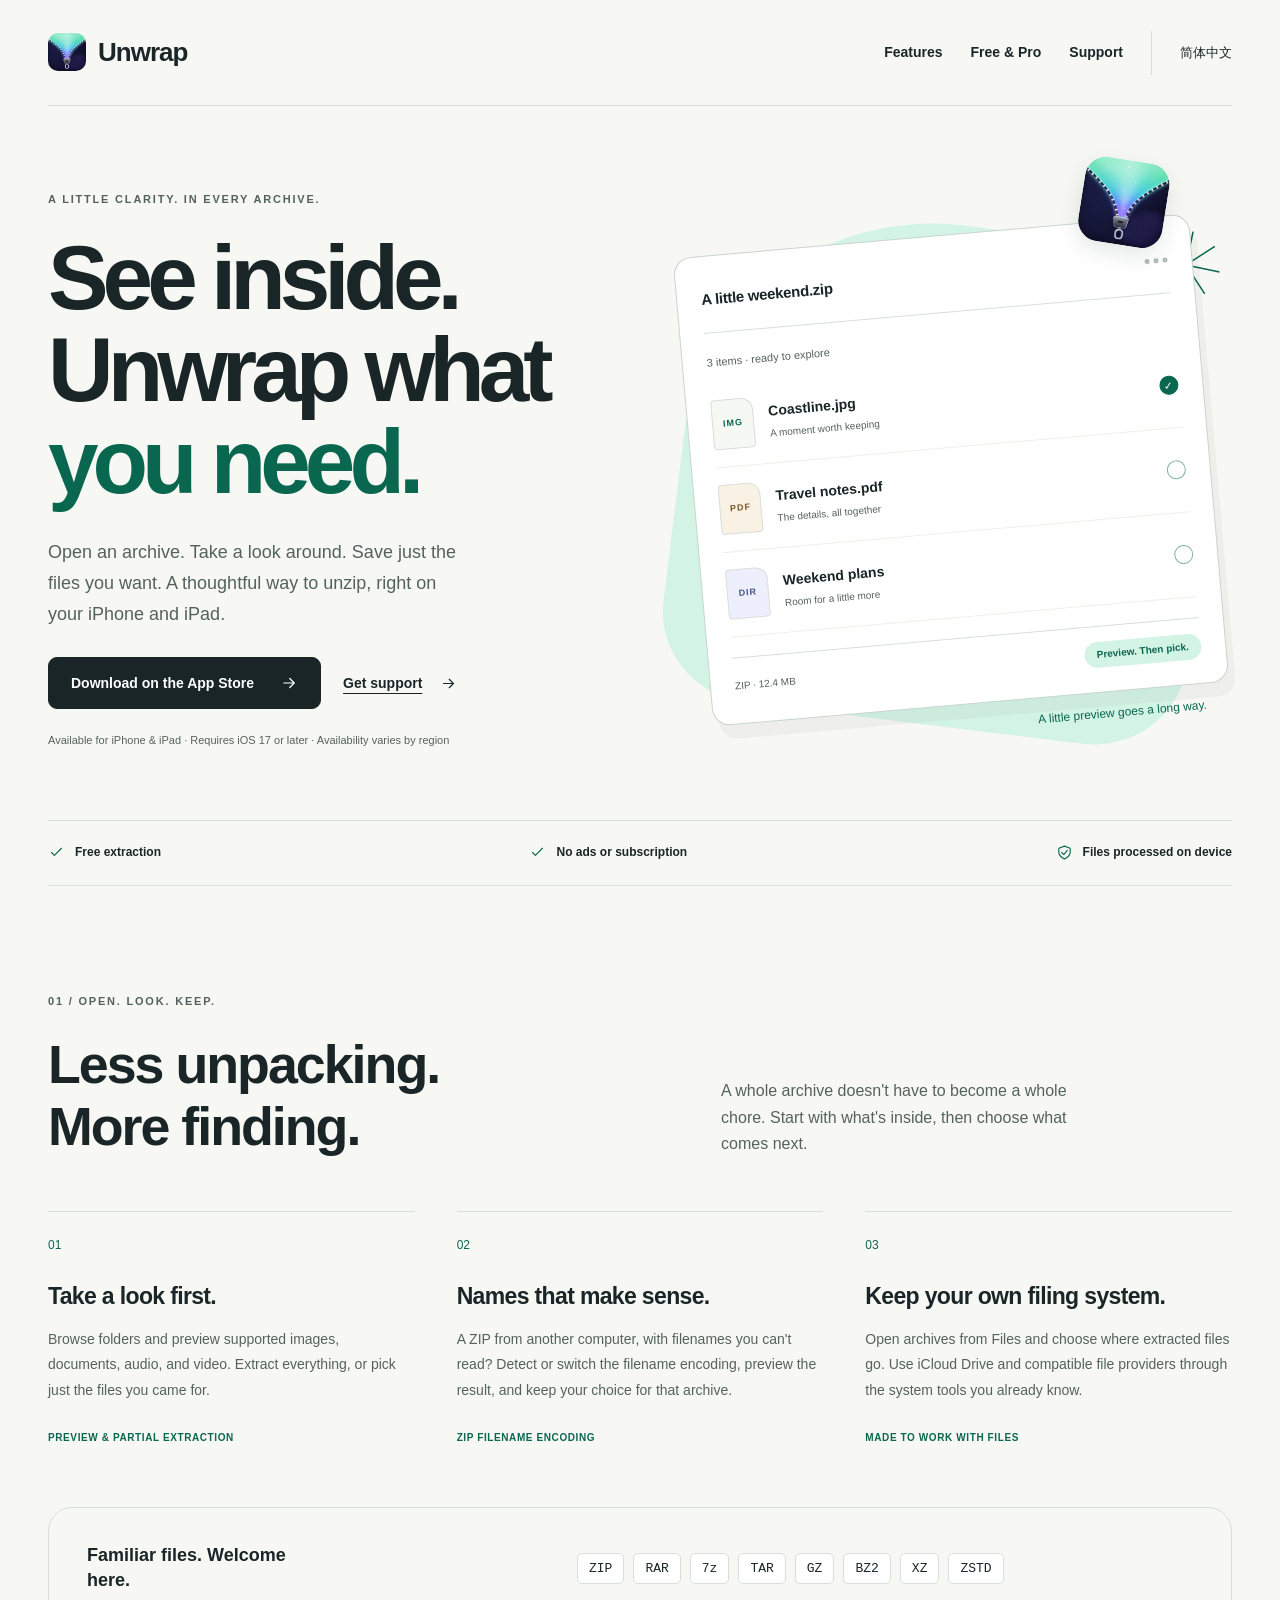
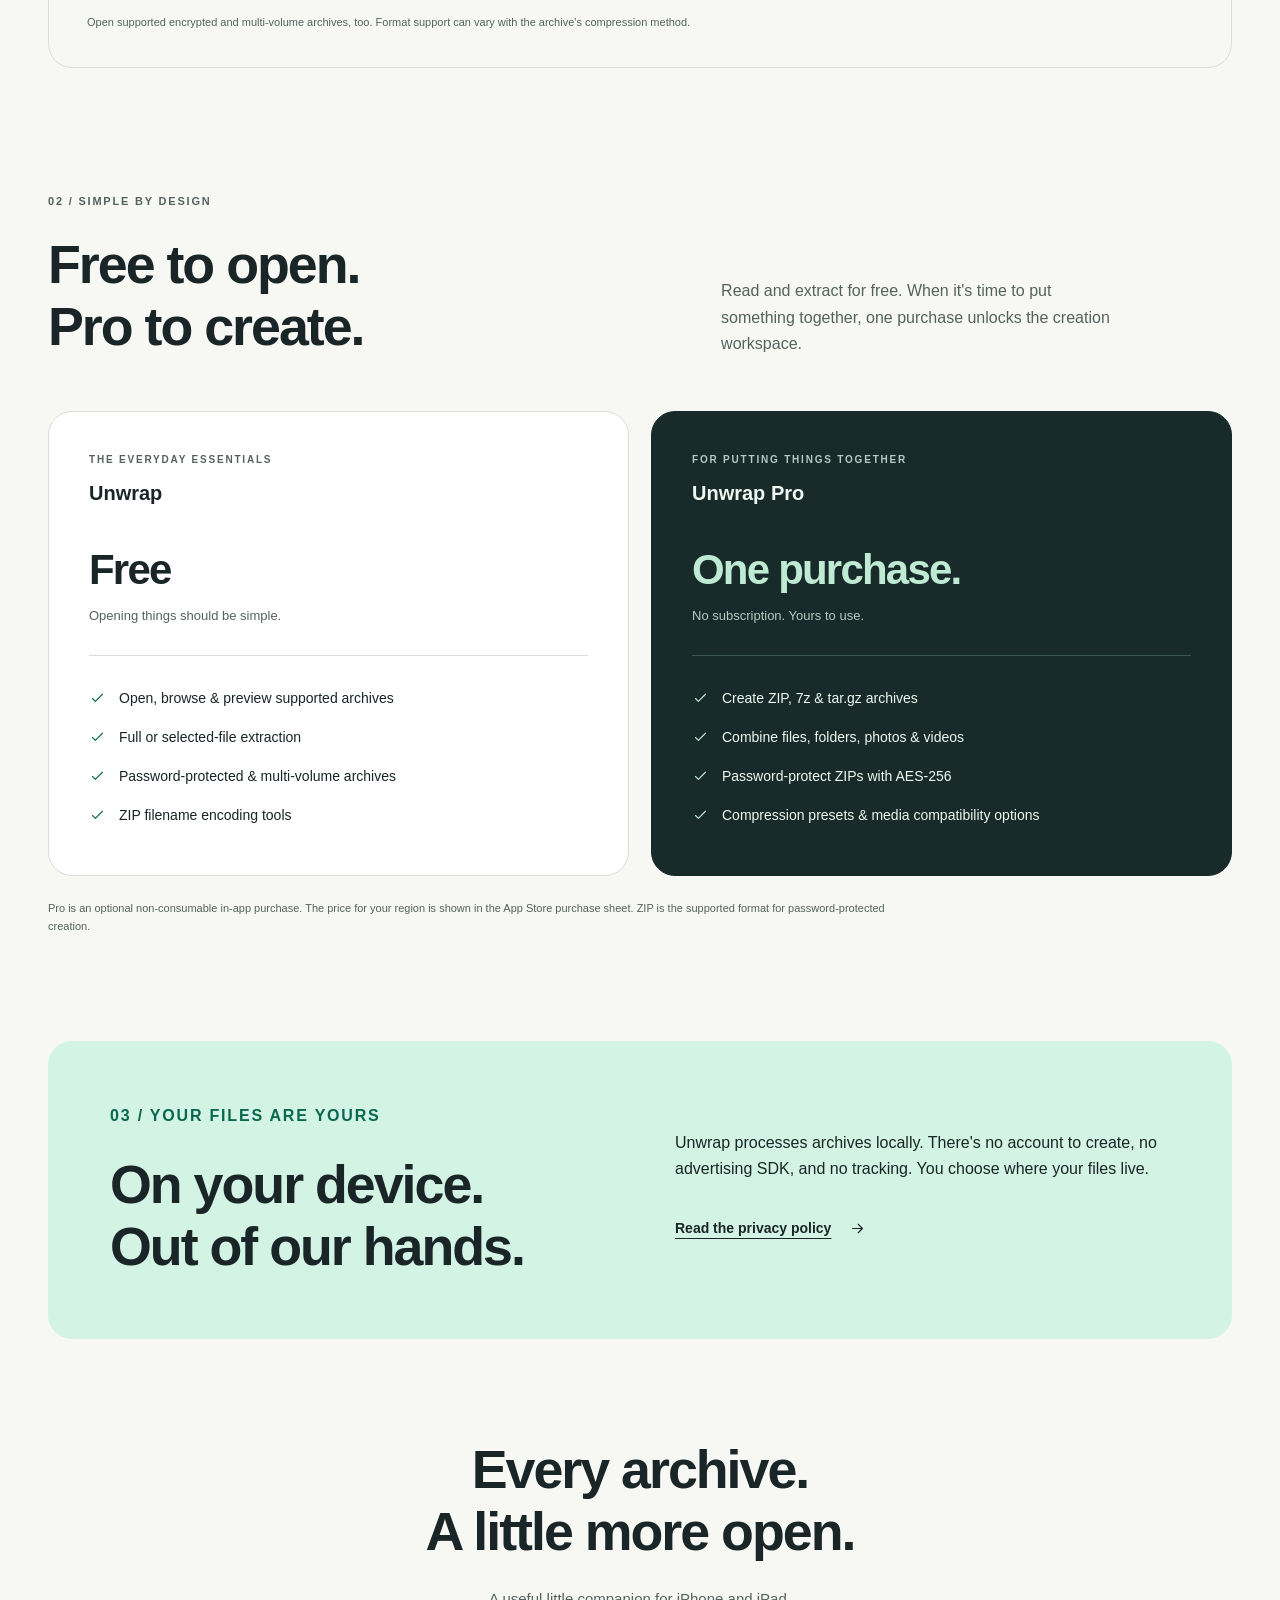
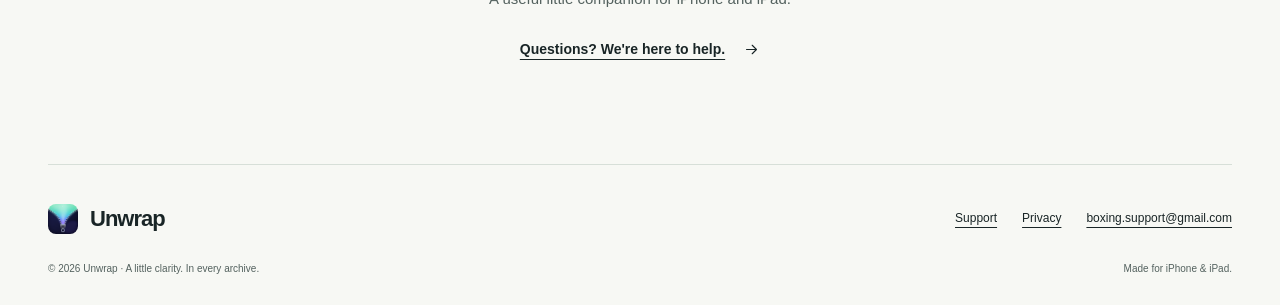
<file: index.html>
<!doctype html>
<html lang="en">
<head>
<meta charset="utf-8">
<meta name="viewport" content="width=device-width, initial-scale=1">
<title>Unwrap — See inside before you extract</title>
<meta name="description" content="Open ZIP, RAR and 7z archives, preview files, and fix garbled ZIP filenames. Free extraction. One-time Pro purchase for archive creation. For iPhone and iPad.">
<meta name="theme-color" content="#f7f8f4">
<link rel="canonical" href="https://bo-xing.github.io/unwrap-site/">
<link rel="alternate" hreflang="en" href="https://bo-xing.github.io/unwrap-site/">
<link rel="alternate" hreflang="zh-Hans" href="https://bo-xing.github.io/unwrap-site/zh/">
<link rel="alternate" hreflang="x-default" href="https://bo-xing.github.io/unwrap-site/">
<meta property="og:type" content="website">
<meta property="og:title" content="Unwrap — See inside before you extract">
<meta property="og:description" content="Open ZIP, RAR and 7z archives, preview files, and fix garbled ZIP filenames. Free extraction. One-time Pro purchase for archive creation. For iPhone and iPad.">
<meta property="og:url" content="https://bo-xing.github.io/unwrap-site/">
<meta property="og:locale" content="en_US">
<meta property="og:image" content="https://bo-xing.github.io/unwrap-site/assets/app-icon.png">
<meta name="twitter:card" content="summary">
<link rel="icon" type="image/png" href="./assets/app-icon.png">
<link rel="apple-touch-icon" href="./assets/app-icon.png">
<link rel="stylesheet" href="./assets/site.css">
</head>
<body>
<a class="skip" href="#main">Skip to content</a>
<header class="header container">
<a class="brand" href="./" aria-label="Unwrap"><img src="./assets/app-icon.png" width="38" height="38" alt="">Unwrap</a>
<nav class="nav" aria-label="Main navigation">
<a class="desktop-link" href="./#features">Features</a>
<a class="desktop-link" href="./#pricing">Free &amp; Pro</a>
<a href="./support/">Support</a>
<a class="language" lang="zh-Hans" href="./zh/">简体中文</a>
</nav>
</header>
<main id="main" class="container">

<section class="hero" aria-labelledby="hero-title">
<div class="hero-copy"><p class="eyebrow">A little clarity. In every archive.</p><h1 id="hero-title">See inside.<br>Unwrap what<br><em>you need.</em></h1><p class="intro">Open an archive. Take a look around. Save just the files you want. A thoughtful way to unzip, right on your iPhone and iPad.</p>
<div class="actions"><a class="button" href="https://apps.apple.com/app/id6808937701">Download on the App Store<svg viewBox="0 0 24 24" fill="none" stroke="currentColor" stroke-width="1.6" stroke-linecap="round" stroke-linejoin="round" aria-hidden="true"><path d="M5 12h14M13 6l6 6-6 6"/></svg></a><a class="text-link" href="support/">Get support<svg viewBox="0 0 24 24" fill="none" stroke="currentColor" stroke-width="1.6" stroke-linecap="round" stroke-linejoin="round" aria-hidden="true"><path d="M5 12h14M13 6l6 6-6 6"/></svg></a></div><p class="availability">Available for iPhone &amp; iPad · Requires iOS 17 or later · Availability varies by region</p></div>
<div class="archive-art" role="img" aria-label="Illustration of an archive containing a photo, a document, and a folder. Unwrap lets you preview and extract selected files.">
<svg class="art-star" viewBox="0 0 100 100" fill="none" stroke="currentColor" stroke-width="2" aria-hidden="true"><path d="M50 5v90M5 50h90M18 18l64 64M18 82l64-64"/></svg>
<div class="archive-window" aria-hidden="true"><img class="art-logo" src="./assets/app-icon.png" width="85" height="85" alt="">
<div class="art-top"><span class="art-name">A little weekend.zip</span><span class="window-dots"><i></i><i></i><i></i></span></div>
<p class="art-count">3 items · ready to explore</p><div class="sample-row"><span class="file-glyph">IMG</span><span class="file-copy"><strong>Coastline.jpg</strong><small>A moment worth keeping</small></span><span class="file-check selected">✓</span></div><div class="sample-row"><span class="file-glyph">PDF</span><span class="file-copy"><strong>Travel notes.pdf</strong><small>The details, all together</small></span><span class="file-check "></span></div><div class="sample-row"><span class="file-glyph">DIR</span><span class="file-copy"><strong>Weekend plans</strong><small>Room for a little more</small></span><span class="file-check "></span></div><div class="art-bottom"><span>ZIP · 12.4 MB</span><span class="mini-pill">Preview. Then pick.</span></div></div>
<p class="art-caption" aria-hidden="true">A little preview goes a long way.</p></div>
</section>
<div class="trust-strip"><span><svg viewBox="0 0 24 24" fill="none" stroke="currentColor" stroke-width="1.6" stroke-linecap="round" stroke-linejoin="round" aria-hidden="true"><path d="m5 12 4 4L19 6"/></svg>Free extraction</span><span><svg viewBox="0 0 24 24" fill="none" stroke="currentColor" stroke-width="1.6" stroke-linecap="round" stroke-linejoin="round" aria-hidden="true"><path d="m5 12 4 4L19 6"/></svg>No ads or subscription</span><span><svg viewBox="0 0 24 24" fill="none" stroke="currentColor" stroke-width="1.6" stroke-linecap="round" stroke-linejoin="round" aria-hidden="true"><path d="m12 3 8 3v6c0 4-5 8-8 9-3-1-8-5-8-9V6l8-3Z"/><path d="m8 12 3 3 5-6"/></svg>Files processed on device</span></div>
<section class="section" id="features" aria-labelledby="features-title"><p class="eyebrow">01 / OPEN. LOOK. KEEP.</p><div class="section-title"><h2 id="features-title">Less unpacking.<br>More finding.</h2><p>A whole archive doesn&#x27;t have to become a whole chore. Start with what&#x27;s inside, then choose what comes next.</p></div><div class="features-grid"><article class="feature"><span class="feature-number">01</span><h3>Take a look first.</h3><p>Browse folders and preview supported images, documents, audio, and video. Extract everything, or pick just the files you came for.</p><span class="feature-tag">Preview &amp; partial extraction</span></article><article class="feature"><span class="feature-number">02</span><h3>Names that make sense.</h3><p>A ZIP from another computer, with filenames you can&#x27;t read? Detect or switch the filename encoding, preview the result, and keep your choice for that archive.</p><span class="feature-tag">ZIP filename encoding</span></article><article class="feature"><span class="feature-number">03</span><h3>Keep your own filing system.</h3><p>Open archives from Files and choose where extracted files go. Use iCloud Drive and compatible file providers through the system tools you already know.</p><span class="feature-tag">Made to work with Files</span></article></div>
<div class="formats"><p class="formats-label">Familiar files. Welcome here.</p><div class="format-list"><span>ZIP</span><span>RAR</span><span>7z</span><span>TAR</span><span>GZ</span><span>BZ2</span><span>XZ</span><span>ZSTD</span></div><small>Open supported encrypted and multi-volume archives, too. Format support can vary with the archive&#x27;s compression method.</small></div></section>
<section class="section pricing-section" id="pricing" aria-labelledby="pricing-title"><p class="eyebrow">02 / SIMPLE BY DESIGN</p><div class="section-title"><h2 id="pricing-title">Free to open.<br>Pro to create.</h2><p>Read and extract for free. When it&#x27;s time to put something together, one purchase unlocks the creation workspace.</p></div><div class="pricing-grid"><article class="price-card free"><p class="eyebrow">The everyday essentials</p><h3>Unwrap</h3><p class="price">Free</p><p class="price-note">Opening things should be simple.</p><ul><li><svg viewBox="0 0 24 24" fill="none" stroke="currentColor" stroke-width="1.6" stroke-linecap="round" stroke-linejoin="round" aria-hidden="true"><path d="m5 12 4 4L19 6"/></svg><span>Open, browse &amp; preview supported archives</span></li><li><svg viewBox="0 0 24 24" fill="none" stroke="currentColor" stroke-width="1.6" stroke-linecap="round" stroke-linejoin="round" aria-hidden="true"><path d="m5 12 4 4L19 6"/></svg><span>Full or selected-file extraction</span></li><li><svg viewBox="0 0 24 24" fill="none" stroke="currentColor" stroke-width="1.6" stroke-linecap="round" stroke-linejoin="round" aria-hidden="true"><path d="m5 12 4 4L19 6"/></svg><span>Password-protected &amp; multi-volume archives</span></li><li><svg viewBox="0 0 24 24" fill="none" stroke="currentColor" stroke-width="1.6" stroke-linecap="round" stroke-linejoin="round" aria-hidden="true"><path d="m5 12 4 4L19 6"/></svg><span>ZIP filename encoding tools</span></li></ul></article><article class="price-card pro"><p class="eyebrow">For putting things together</p><h3>Unwrap Pro</h3><p class="price">One purchase.</p><p class="price-note">No subscription. Yours to use.</p><ul><li><svg viewBox="0 0 24 24" fill="none" stroke="currentColor" stroke-width="1.6" stroke-linecap="round" stroke-linejoin="round" aria-hidden="true"><path d="m5 12 4 4L19 6"/></svg><span>Create ZIP, 7z &amp; tar.gz archives</span></li><li><svg viewBox="0 0 24 24" fill="none" stroke="currentColor" stroke-width="1.6" stroke-linecap="round" stroke-linejoin="round" aria-hidden="true"><path d="m5 12 4 4L19 6"/></svg><span>Combine files, folders, photos &amp; videos</span></li><li><svg viewBox="0 0 24 24" fill="none" stroke="currentColor" stroke-width="1.6" stroke-linecap="round" stroke-linejoin="round" aria-hidden="true"><path d="m5 12 4 4L19 6"/></svg><span>Password-protect ZIPs with AES-256</span></li><li><svg viewBox="0 0 24 24" fill="none" stroke="currentColor" stroke-width="1.6" stroke-linecap="round" stroke-linejoin="round" aria-hidden="true"><path d="m5 12 4 4L19 6"/></svg><span>Compression presets &amp; media compatibility options</span></li></ul></article></div><p class="pricing-fine">Pro is an optional non-consumable in-app purchase. The price for your region is shown in the App Store purchase sheet. ZIP is the supported format for password-protected creation.</p></section>
<section class="privacy-panel" aria-labelledby="privacy-title"><div><p class="eyebrow">03 / YOUR FILES ARE YOURS</p><h2 id="privacy-title">On your device.<br>Out of our hands.</h2></div><div><p>Unwrap processes archives locally. There&#x27;s no account to create, no advertising SDK, and no tracking. You choose where your files live.</p><a class="text-link" href="privacy/">Read the privacy policy<svg viewBox="0 0 24 24" fill="none" stroke="currentColor" stroke-width="1.6" stroke-linecap="round" stroke-linejoin="round" aria-hidden="true"><path d="M5 12h14M13 6l6 6-6 6"/></svg></a></div></section>
<section class="closing"><h2>Every archive.<br>A little more open.</h2><p>A useful little companion for iPhone and iPad.</p><a class="text-link" href="support/">Questions? We&#x27;re here to help.<svg viewBox="0 0 24 24" fill="none" stroke="currentColor" stroke-width="1.6" stroke-linecap="round" stroke-linejoin="round" aria-hidden="true"><path d="M5 12h14M13 6l6 6-6 6"/></svg></a></section>

</main>
<footer class="footer container">
<div class="footer-top"><a class="brand" href="./" aria-label="Unwrap"><img src="./assets/app-icon.png" width="38" height="38" alt="">Unwrap</a><nav class="footer-links" aria-label="Footer navigation">
<a href="./support/">Support</a>
<a href="./privacy/">Privacy</a>
<a href="mailto:boxing.support@gmail.com">boxing.support@gmail.com</a>
</nav></div>
<div class="footer-bottom"><span>© 2026 Unwrap · A little clarity. In every archive.</span><span>Made for iPhone &amp; iPad.</span></div>
</footer>
</body>
</html>
</file>
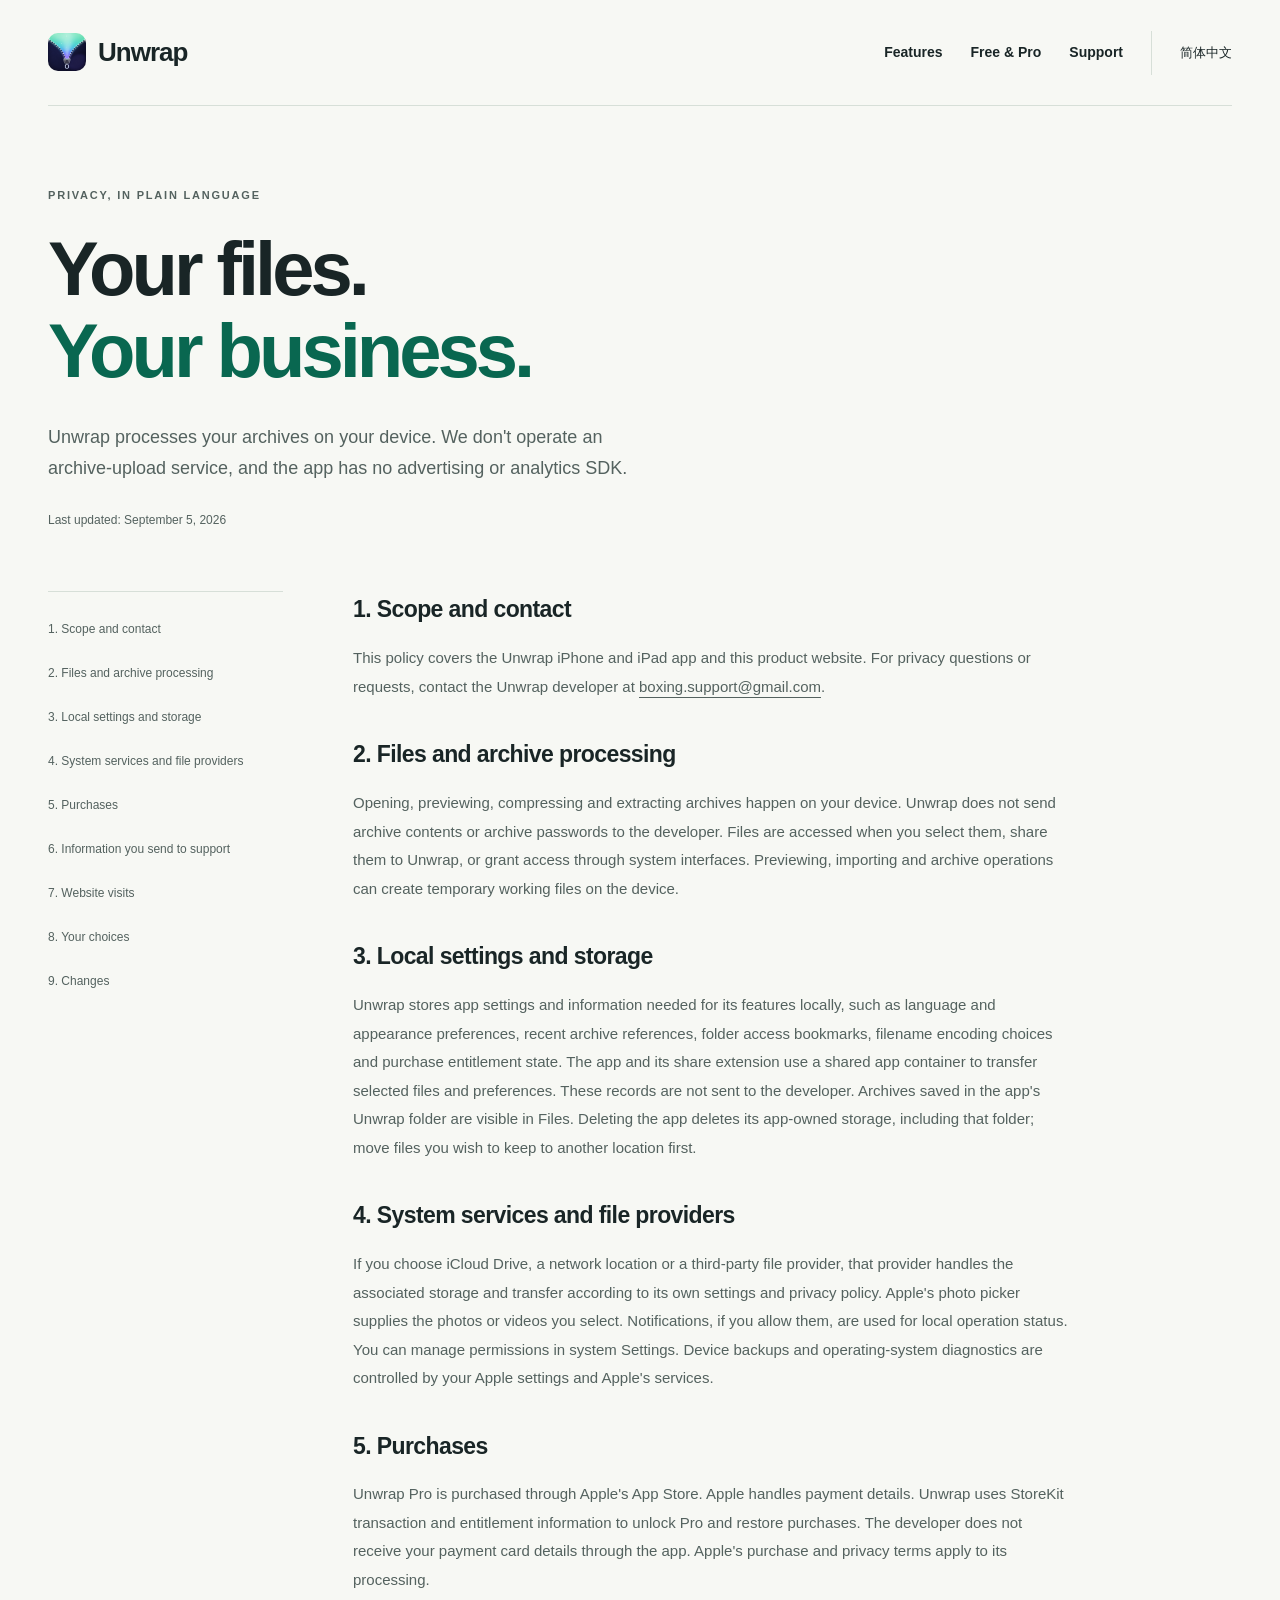
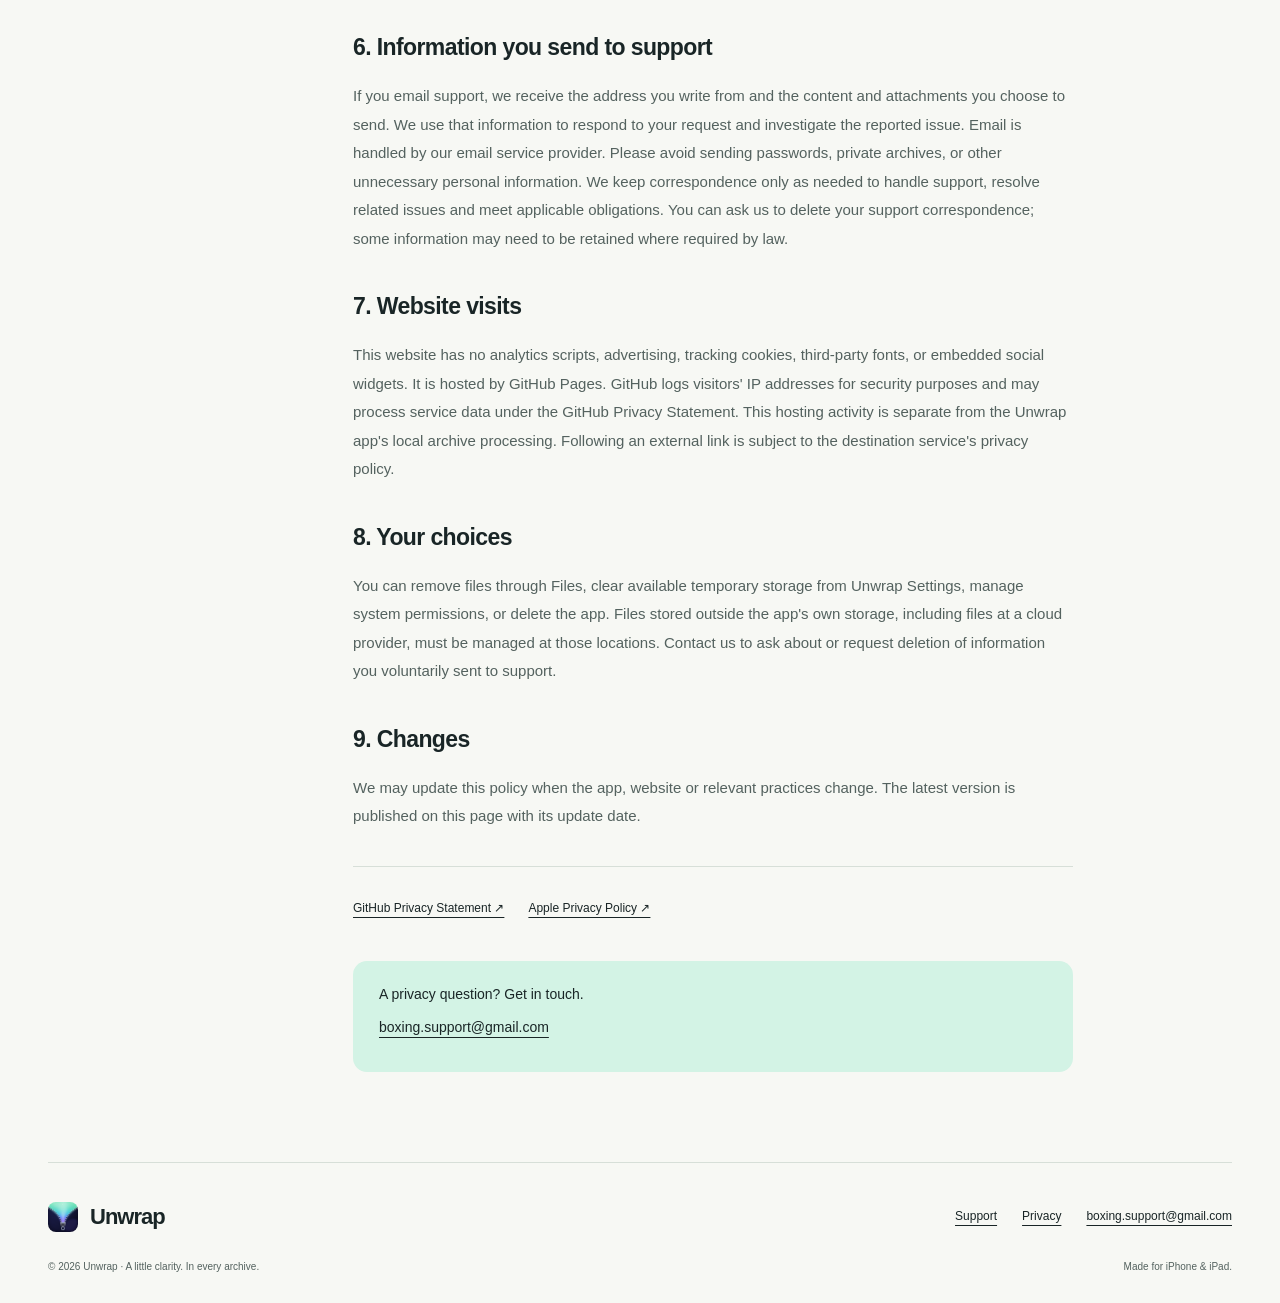
<file: privacy/index.html>
<!doctype html>
<html lang="en">
<head>
<meta charset="utf-8">
<meta name="viewport" content="width=device-width, initial-scale=1">
<title>Privacy Policy — Unwrap</title>
<meta name="description" content="How Unwrap handles files, local preferences, App Store purchases, support emails and visits to this GitHub Pages website.">
<meta name="theme-color" content="#f7f8f4">
<link rel="canonical" href="https://bo-xing.github.io/unwrap-site/privacy/">
<link rel="alternate" hreflang="en" href="https://bo-xing.github.io/unwrap-site/privacy/">
<link rel="alternate" hreflang="zh-Hans" href="https://bo-xing.github.io/unwrap-site/zh/privacy/">
<link rel="alternate" hreflang="x-default" href="https://bo-xing.github.io/unwrap-site/privacy/">
<meta property="og:type" content="website">
<meta property="og:title" content="Privacy Policy — Unwrap">
<meta property="og:description" content="How Unwrap handles files, local preferences, App Store purchases, support emails and visits to this GitHub Pages website.">
<meta property="og:url" content="https://bo-xing.github.io/unwrap-site/privacy/">
<meta property="og:locale" content="en_US">
<meta property="og:image" content="https://bo-xing.github.io/unwrap-site/assets/app-icon.png">
<meta name="twitter:card" content="summary">
<link rel="icon" type="image/png" href="../assets/app-icon.png">
<link rel="apple-touch-icon" href="../assets/app-icon.png">
<link rel="stylesheet" href="../assets/site.css">
</head>
<body>
<a class="skip" href="#main">Skip to content</a>
<header class="header container">
<a class="brand" href="../" aria-label="Unwrap"><img src="../assets/app-icon.png" width="38" height="38" alt="">Unwrap</a>
<nav class="nav" aria-label="Main navigation">
<a class="desktop-link" href="../#features">Features</a>
<a class="desktop-link" href="../#pricing">Free &amp; Pro</a>
<a href="../support/">Support</a>
<a class="language" lang="zh-Hans" href="../zh/privacy/">简体中文</a>
</nav>
</header>
<main id="main" class="container">

<section class="page-hero"><p class="eyebrow">PRIVACY, IN PLAIN LANGUAGE</p><h1>Your files.<br><em>Your business.</em></h1><p class="intro">Unwrap processes your archives on your device. We don&#x27;t operate an archive-upload service, and the app has no advertising or analytics SDK.</p><p class="updated">Last updated: September 5, 2026</p></section>
<div class="legal-layout"><nav class="toc" aria-label="Policy sections"><a href="#section-1">1. Scope and contact</a><a href="#section-2">2. Files and archive processing</a><a href="#section-3">3. Local settings and storage</a><a href="#section-4">4. System services and file providers</a><a href="#section-5">5. Purchases</a><a href="#section-6">6. Information you send to support</a><a href="#section-7">7. Website visits</a><a href="#section-8">8. Your choices</a><a href="#section-9">9. Changes</a></nav><article class="legal-copy"><section id="section-1"><h2>1. Scope and contact</h2><p>This policy covers the Unwrap iPhone and iPad app and this product website. For privacy questions or requests, contact the Unwrap developer at <a href="mailto:boxing.support@gmail.com">boxing.support@gmail.com</a>.</p></section><section id="section-2"><h2>2. Files and archive processing</h2><p>Opening, previewing, compressing and extracting archives happen on your device. Unwrap does not send archive contents or archive passwords to the developer. Files are accessed when you select them, share them to Unwrap, or grant access through system interfaces. Previewing, importing and archive operations can create temporary working files on the device.</p></section><section id="section-3"><h2>3. Local settings and storage</h2><p>Unwrap stores app settings and information needed for its features locally, such as language and appearance preferences, recent archive references, folder access bookmarks, filename encoding choices and purchase entitlement state. The app and its share extension use a shared app container to transfer selected files and preferences. These records are not sent to the developer. Archives saved in the app&#x27;s Unwrap folder are visible in Files. Deleting the app deletes its app-owned storage, including that folder; move files you wish to keep to another location first.</p></section><section id="section-4"><h2>4. System services and file providers</h2><p>If you choose iCloud Drive, a network location or a third-party file provider, that provider handles the associated storage and transfer according to its own settings and privacy policy. Apple&#x27;s photo picker supplies the photos or videos you select. Notifications, if you allow them, are used for local operation status. You can manage permissions in system Settings. Device backups and operating-system diagnostics are controlled by your Apple settings and Apple&#x27;s services.</p></section><section id="section-5"><h2>5. Purchases</h2><p>Unwrap Pro is purchased through Apple&#x27;s App Store. Apple handles payment details. Unwrap uses StoreKit transaction and entitlement information to unlock Pro and restore purchases. The developer does not receive your payment card details through the app. Apple&#x27;s purchase and privacy terms apply to its processing.</p></section><section id="section-6"><h2>6. Information you send to support</h2><p>If you email support, we receive the address you write from and the content and attachments you choose to send. We use that information to respond to your request and investigate the reported issue. Email is handled by our email service provider. Please avoid sending passwords, private archives, or other unnecessary personal information. We keep correspondence only as needed to handle support, resolve related issues and meet applicable obligations. You can ask us to delete your support correspondence; some information may need to be retained where required by law.</p></section><section id="section-7"><h2>7. Website visits</h2><p>This website has no analytics scripts, advertising, tracking cookies, third-party fonts, or embedded social widgets. It is hosted by GitHub Pages. GitHub logs visitors&#x27; IP addresses for security purposes and may process service data under the GitHub Privacy Statement. This hosting activity is separate from the Unwrap app&#x27;s local archive processing. Following an external link is subject to the destination service&#x27;s privacy policy.</p></section><section id="section-8"><h2>8. Your choices</h2><p>You can remove files through Files, clear available temporary storage from Unwrap Settings, manage system permissions, or delete the app. Files stored outside the app&#x27;s own storage, including files at a cloud provider, must be managed at those locations. Contact us to ask about or request deletion of information you voluntarily sent to support.</p></section><section id="section-9"><h2>9. Changes</h2><p>We may update this policy when the app, website or relevant practices change. The latest version is published on this page with its update date.</p></section><div class="legal-links"><a href="https://docs.github.com/en/site-policy/privacy-policies/github-general-privacy-statement">GitHub Privacy Statement ↗</a><a href="https://www.apple.com/legal/privacy/">Apple Privacy Policy ↗</a></div><div class="legal-contact">A privacy question? Get in touch.<br><a href="mailto:boxing.support@gmail.com">boxing.support@gmail.com</a></div></article></div>

</main>
<footer class="footer container">
<div class="footer-top"><a class="brand" href="../" aria-label="Unwrap"><img src="../assets/app-icon.png" width="38" height="38" alt="">Unwrap</a><nav class="footer-links" aria-label="Footer navigation">
<a href="../support/">Support</a>
<a href="../privacy/" aria-current="page">Privacy</a>
<a href="mailto:boxing.support@gmail.com">boxing.support@gmail.com</a>
</nav></div>
<div class="footer-bottom"><span>© 2026 Unwrap · A little clarity. In every archive.</span><span>Made for iPhone &amp; iPad.</span></div>
</footer>
</body>
</html>
</file>
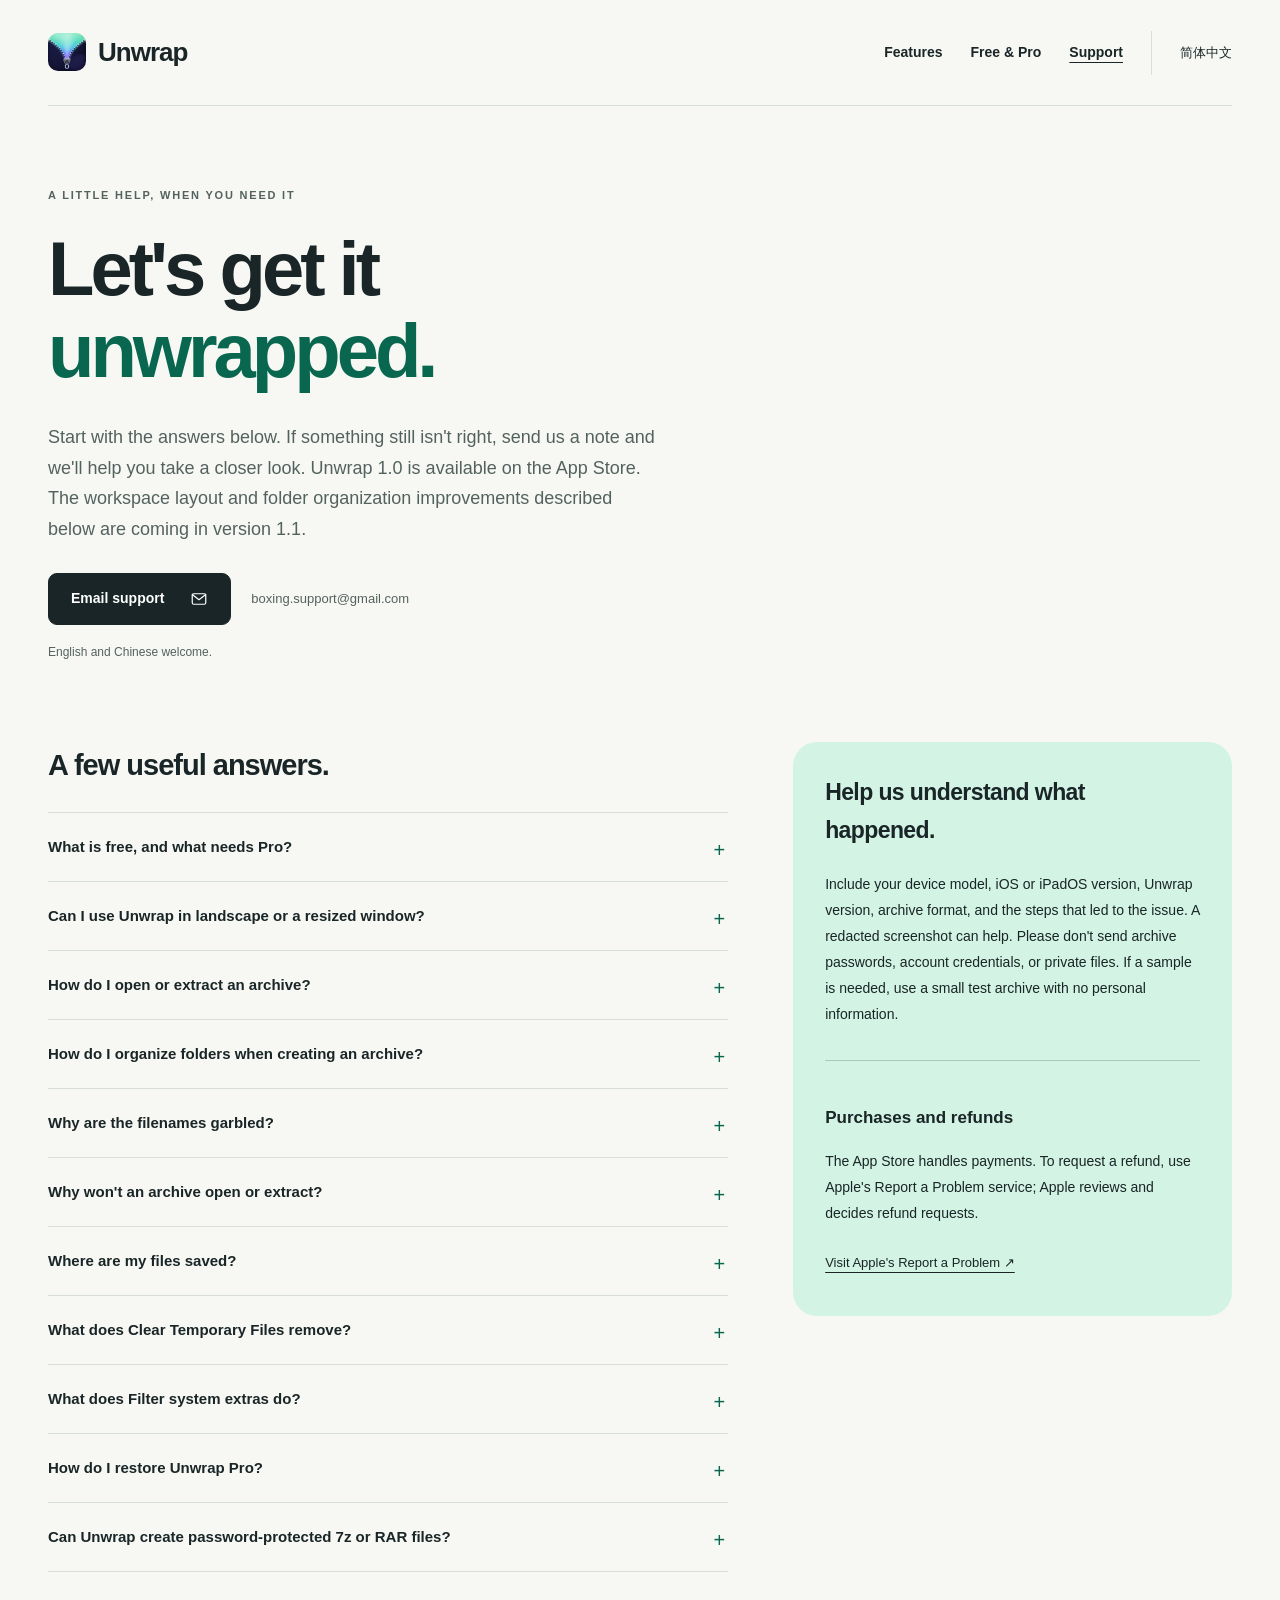
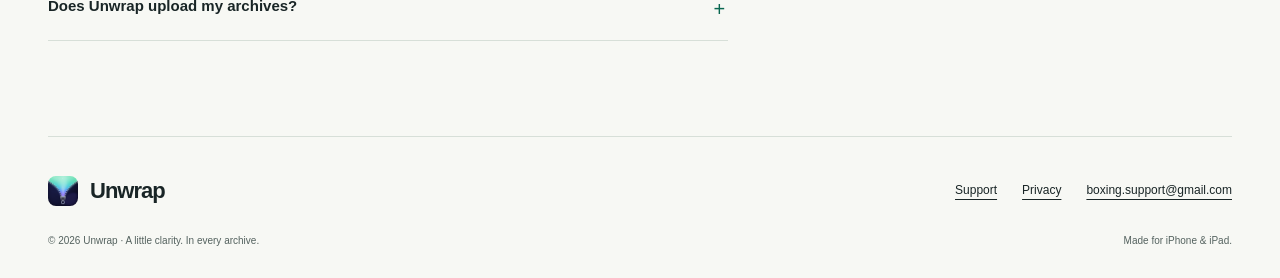
<file: support/index.html>
<!doctype html>
<html lang="en">
<head>
<meta charset="utf-8">
<meta name="viewport" content="width=device-width, initial-scale=1">
<title>Support — Unwrap</title>
<meta name="description" content="Help with opening archives, ZIP filename encoding, Unwrap Pro, purchases, and file storage. Contact Unwrap support.">
<meta name="theme-color" content="#f7f8f4">
<link rel="canonical" href="https://bo-xing.github.io/unwrap-site/support/">
<link rel="alternate" hreflang="en" href="https://bo-xing.github.io/unwrap-site/support/">
<link rel="alternate" hreflang="zh-Hans" href="https://bo-xing.github.io/unwrap-site/zh/support/">
<link rel="alternate" hreflang="x-default" href="https://bo-xing.github.io/unwrap-site/support/">
<meta property="og:type" content="website">
<meta property="og:title" content="Support — Unwrap">
<meta property="og:description" content="Help with opening archives, ZIP filename encoding, Unwrap Pro, purchases, and file storage. Contact Unwrap support.">
<meta property="og:url" content="https://bo-xing.github.io/unwrap-site/support/">
<meta property="og:locale" content="en_US">
<meta property="og:image" content="https://bo-xing.github.io/unwrap-site/assets/app-icon.png">
<meta name="twitter:card" content="summary">
<link rel="icon" type="image/png" href="../assets/app-icon.png">
<link rel="apple-touch-icon" href="../assets/app-icon.png">
<link rel="stylesheet" href="../assets/site.css">
</head>
<body>
<a class="skip" href="#main">Skip to content</a>
<header class="header container">
<a class="brand" href="../" aria-label="Unwrap"><img src="../assets/app-icon.png" width="38" height="38" alt="">Unwrap</a>
<nav class="nav" aria-label="Main navigation">
<a class="desktop-link" href="../#features">Features</a>
<a class="desktop-link" href="../#pricing">Free &amp; Pro</a>
<a href="../support/" aria-current="page">Support</a>
<a class="language" lang="zh-Hans" href="../zh/support/">简体中文</a>
</nav>
</header>
<main id="main" class="container">

<section class="page-hero"><p class="eyebrow">A LITTLE HELP, WHEN YOU NEED IT</p><h1>Let's get it<br><em>unwrapped.</em></h1><p class="intro">Start with the answers below. If something still isn&#x27;t right, send us a note and we&#x27;ll help you take a closer look. Unwrap 1.0 is available on the App Store. The workspace layout and folder organization improvements described below are coming in version 1.1.</p><div class="contact-line"><a class="button" href="mailto:boxing.support@gmail.com?subject=Unwrap%20Support">Email support<svg viewBox="0 0 24 24" fill="none" stroke="currentColor" stroke-width="1.6" stroke-linecap="round" stroke-linejoin="round" aria-hidden="true"><rect x="3" y="5" width="18" height="14" rx="2"/><path d="m3 6 9 7 9-7"/></svg></a><span class="contact-address">boxing.support@gmail.com</span></div><p class="contact-note">English and Chinese welcome.</p></section>
<div class="support-grid"><section><h2>A few useful answers.</h2><div class="faq-list"><details><summary>What is free, and what needs Pro?</summary><p>Opening, browsing, previewing and extracting supported archives are free, including encrypted archives, multi-volume archives, partial extraction and ZIP filename encoding tools. Unwrap Pro is a one-time purchase for creating ZIP, 7z and tar.gz archives, ZIP encryption, presets and media packing.</p></details><details><summary>Can I use Unwrap in landscape or a resized window?</summary><p>Yes. The layout follows the available window width and text size. When both columns have enough room, folders appear beside archive contents, and the creation workspace shows contents beside options. Narrow windows keep a complete single column. In short windows, a compact task bar keeps the destination and main action within reach when space permits. Large text or very restricted space keeps the controls in scrollable content. Your current folder, selection, and draft stay in the same session when the layout changes. On iPhone Duo with iOS 27.1, book folds align working columns with the usable regions. In tabletop use, the browser and creation options separate an overview above the fold from the working area below it. Task controls also avoid active fold regions. Separate simultaneous archive windows are not supported.</p></details><details><summary>How do I open or extract an archive?</summary><p>Open Unwrap and choose the archive-opening action on the home screen, then select a file through Files. Tap a folder to view its contents within the archive workspace; use the path controls to return to a parent or ancestor. The path menu lists the nearest parent first and the archive last. The archive name and extraction settings stay in place. Choose all or selected items to extract, then pick a destination when asked. Entering a folder does not change the scope of Extract All. You can also share a file to Unwrap from another app; after import completes, open Unwrap to continue.</p></details><details><summary>How do I organize folders when creating an archive?</summary><p>In Create Archive, use Archive Contents to organize the paths inside the new archive. Tap a virtual folder to enter it, and use the path controls to return to its parent or an ancestor. The path menu lists the nearest parent first and uses the draft archive filename for the root. The archive name and format stay on the creation screen. Select remains visible even in an empty folder. With nothing selected, selection mode keeps a disabled Move entry in place. Moving selected items is enabled only when a valid destination is available. A single available action appears directly in the selection bar. Move and Remove organize only the archive draft; originals are never changed. Files, folders, and photos or videos are added to the current virtual folder. A source folder added through Files keeps its existing contents and structure; Unwrap does not edit its original subfolders.</p></details><details><summary>Why are the filenames garbled?</summary><p>Some ZIP files use a filename encoding from another language or operating system. Open the filename encoding control in the archive browser, try the appropriate encoding, and check the preview. Common choices include GBK or GB18030 for simplified Chinese, Big5 for traditional Chinese, and Shift-JIS for Japanese. Encoding changes cannot repair names that were already corrupted when the archive was created.</p></details><details><summary>Why won&#x27;t an archive open or extract?</summary><p>Make sure the download has finished and the file provider has made the archive available locally. Check that you have enough free storage for both temporary work and the extracted result. For encrypted files, confirm the password. For multi-volume archives, make every part available together and open the first part. A listed format may still contain an unsupported compression method, or the archive may be damaged.</p></details><details><summary>Where are my files saved?</summary><p>Extracted files go to the destination you choose through Files. Archives you create can be saved in the Unwrap folder or another chosen location. The Unwrap folder appears in Files and belongs to the app: deleting Unwrap also deletes that folder. Move anything you want to keep elsewhere before uninstalling. In Settings, choose Move All to Another Folder… to move saved files out of the Unwrap folder. Successfully moved files are removed from their original location.</p></details><details><summary>What does Clear Temporary Files remove?</summary><p>In Settings → Storage, Clear Temporary Files removes working copies used for previews and archive operations. It does not delete saved archives in the Unwrap folder or your original files in Files. Pending imports from the share menu are kept, so the temporary storage total may not drop to zero. Most working copies are cleaned up after use; some sharing copies remain briefly or until the next launch.</p></details><details><summary>What does Filter system extras do?</summary><p>This setting skips .DS_Store, __MACOSX, Thumbs.db and desktop.ini when creating or extracting archives. These files usually contain system metadata. Turn it off in Settings → Archive &amp; Extraction if you need to include them. The original archive and source files are not modified.</p></details><details><summary>How do I restore Unwrap Pro?</summary><p>Use the Apple Account that made the purchase. Open Settings in Unwrap, open Unwrap Pro, and choose Restore Purchase if Pro is not unlocked. An internet connection may be needed to check the purchase. If it still isn&#x27;t available, contact us with the app version, device model and a description of the issue. Never send your Apple Account password.</p></details><details><summary>Can Unwrap create password-protected 7z or RAR files?</summary><p>Unwrap creates ZIP, 7z and tar.gz archives. Password protection when creating an archive is available for ZIP, using AES-256 or the older ZipCrypto compatibility mode. Unwrap can read supported RAR archives but does not create RAR files.</p></details><details><summary>Does Unwrap upload my archives?</summary><p>Archive processing happens locally on your device. Unwrap does not send your archive contents to our servers. If you choose iCloud Drive or another file provider, that service handles the storage and transfer under its own settings and privacy policy.</p></details></div></section><aside class="support-aside"><h2>Help us understand what happened.</h2><p>Include your device model, iOS or iPadOS version, Unwrap version, archive format, and the steps that led to the issue. A redacted screenshot can help. Please don&#x27;t send archive passwords, account credentials, or private files. If a sample is needed, use a small test archive with no personal information.</p><div class="refund"><h3>Purchases and refunds</h3><p>The App Store handles payments. To request a refund, use Apple&#x27;s Report a Problem service; Apple reviews and decides refund requests.</p><a href="https://reportaproblem.apple.com/">Visit Apple&#x27;s Report a Problem ↗</a></div></aside></div>

</main>
<footer class="footer container">
<div class="footer-top"><a class="brand" href="../" aria-label="Unwrap"><img src="../assets/app-icon.png" width="38" height="38" alt="">Unwrap</a><nav class="footer-links" aria-label="Footer navigation">
<a href="../support/" aria-current="page">Support</a>
<a href="../privacy/">Privacy</a>
<a href="mailto:boxing.support@gmail.com">boxing.support@gmail.com</a>
</nav></div>
<div class="footer-bottom"><span>© 2026 Unwrap · A little clarity. In every archive.</span><span>Made for iPhone &amp; iPad.</span></div>
</footer>
</body>
</html>
</file>
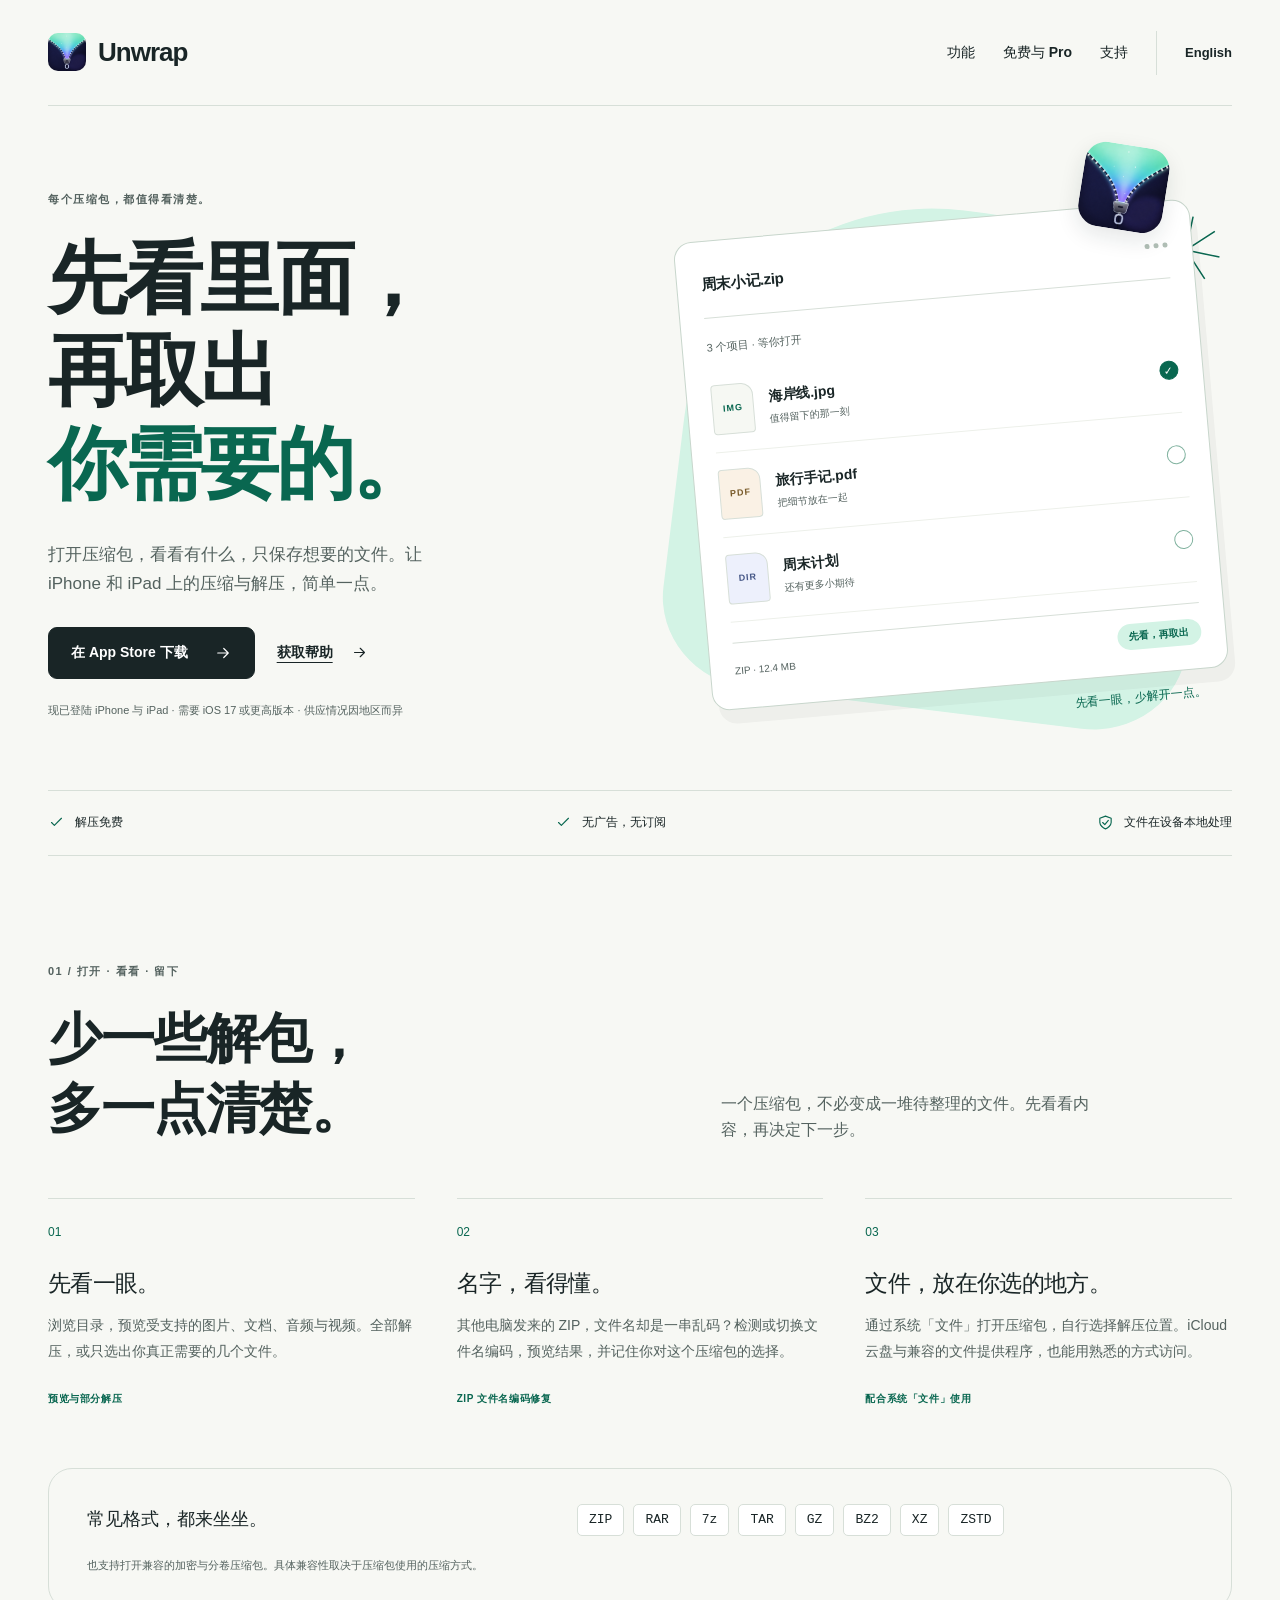
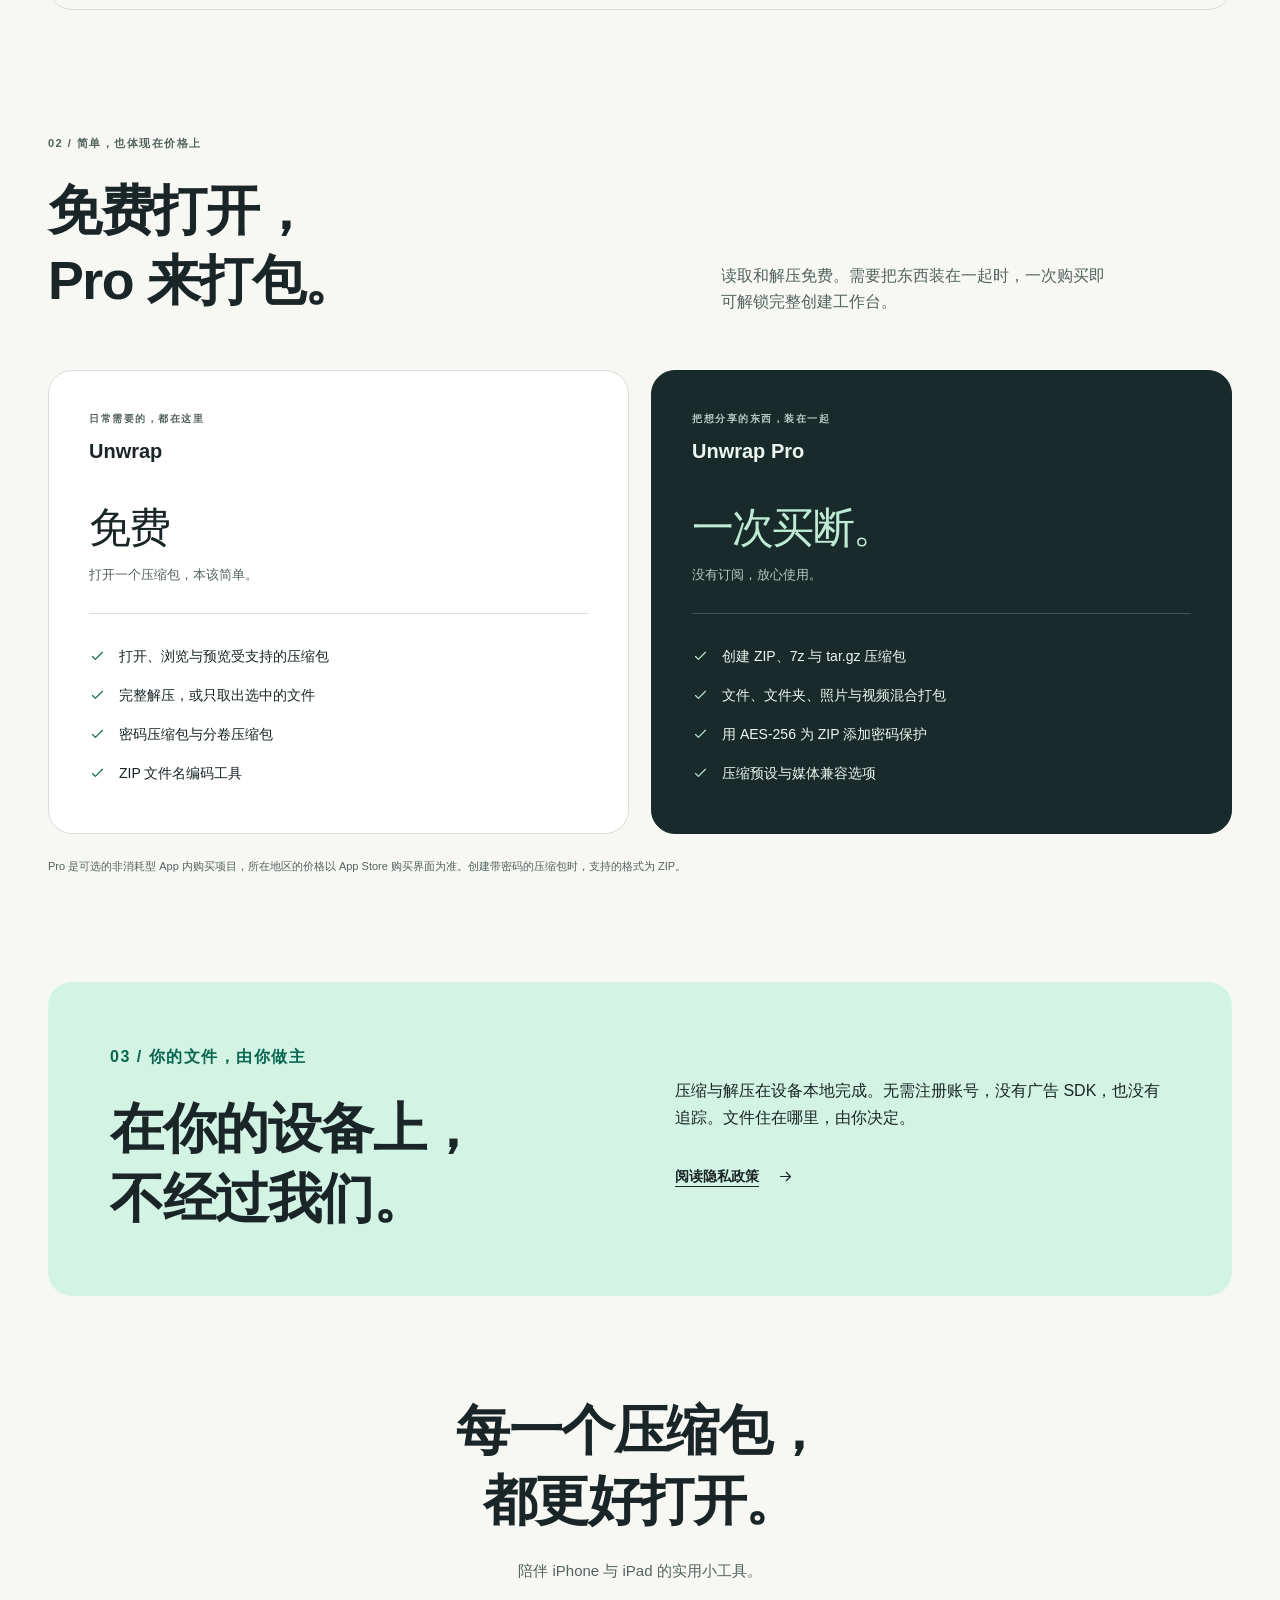
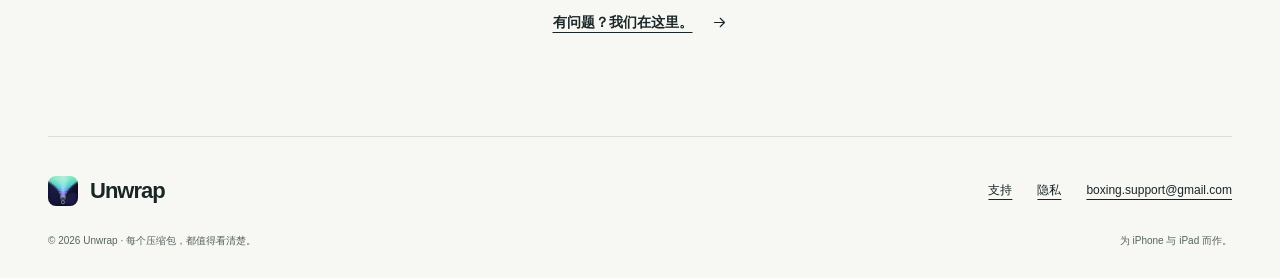
<file: zh/index.html>
<!doctype html>
<html lang="zh-Hans">
<head>
<meta charset="utf-8">
<meta name="viewport" content="width=device-width, initial-scale=1">
<title>Unwrap — 先看里面，再解开</title>
<meta name="description" content="在 iPhone 和 iPad 上打开 ZIP、RAR、7z 压缩包，预览文件，修复 ZIP 文件名乱码。免费解压，一次买断 Pro 解锁创建。">
<meta name="theme-color" content="#f7f8f4">
<link rel="canonical" href="https://bo-xing.github.io/unwrap-site/zh/">
<link rel="alternate" hreflang="en" href="https://bo-xing.github.io/unwrap-site/">
<link rel="alternate" hreflang="zh-Hans" href="https://bo-xing.github.io/unwrap-site/zh/">
<link rel="alternate" hreflang="x-default" href="https://bo-xing.github.io/unwrap-site/">
<meta property="og:type" content="website">
<meta property="og:title" content="Unwrap — 先看里面，再解开">
<meta property="og:description" content="在 iPhone 和 iPad 上打开 ZIP、RAR、7z 压缩包，预览文件，修复 ZIP 文件名乱码。免费解压，一次买断 Pro 解锁创建。">
<meta property="og:url" content="https://bo-xing.github.io/unwrap-site/zh/">
<meta property="og:locale" content="zh_CN">
<meta property="og:image" content="https://bo-xing.github.io/unwrap-site/assets/app-icon.png">
<meta name="twitter:card" content="summary">
<link rel="icon" type="image/png" href="../assets/app-icon.png">
<link rel="apple-touch-icon" href="../assets/app-icon.png">
<link rel="stylesheet" href="../assets/site.css">
</head>
<body>
<a class="skip" href="#main">跳转到正文</a>
<header class="header container">
<a class="brand" href="../zh/" aria-label="Unwrap"><img src="../assets/app-icon.png" width="38" height="38" alt="">Unwrap</a>
<nav class="nav" aria-label="主导航">
<a class="desktop-link" href="../zh/#features">功能</a>
<a class="desktop-link" href="../zh/#pricing">免费与 Pro</a>
<a href="../zh/support/">支持</a>
<a class="language" lang="en" href="../">English</a>
</nav>
</header>
<main id="main" class="container">

<section class="hero" aria-labelledby="hero-title">
<div class="hero-copy"><p class="eyebrow">每个压缩包，都值得看清楚。</p><h1 id="hero-title">先看里面，<br>再取出<br><em>你需要的。</em></h1><p class="intro">打开压缩包，看看有什么，只保存想要的文件。让 iPhone 和 iPad 上的压缩与解压，简单一点。</p>
<div class="actions"><a class="button" href="https://apps.apple.com/app/id6808937701">在 App Store 下载<svg viewBox="0 0 24 24" fill="none" stroke="currentColor" stroke-width="1.6" stroke-linecap="round" stroke-linejoin="round" aria-hidden="true"><path d="M5 12h14M13 6l6 6-6 6"/></svg></a><a class="text-link" href="support/">获取帮助<svg viewBox="0 0 24 24" fill="none" stroke="currentColor" stroke-width="1.6" stroke-linecap="round" stroke-linejoin="round" aria-hidden="true"><path d="M5 12h14M13 6l6 6-6 6"/></svg></a></div><p class="availability">现已登陆 iPhone 与 iPad · 需要 iOS 17 或更高版本 · 供应情况因地区而异</p></div>
<div class="archive-art" role="img" aria-label="压缩包内容示意图，包含一张照片、一份文档和一个文件夹。Unwrap 可预览并解压选中的文件。">
<svg class="art-star" viewBox="0 0 100 100" fill="none" stroke="currentColor" stroke-width="2" aria-hidden="true"><path d="M50 5v90M5 50h90M18 18l64 64M18 82l64-64"/></svg>
<div class="archive-window" aria-hidden="true"><img class="art-logo" src="../assets/app-icon.png" width="85" height="85" alt="">
<div class="art-top"><span class="art-name">周末小记.zip</span><span class="window-dots"><i></i><i></i><i></i></span></div>
<p class="art-count">3 个项目 · 等你打开</p><div class="sample-row"><span class="file-glyph">IMG</span><span class="file-copy"><strong>海岸线.jpg</strong><small>值得留下的那一刻</small></span><span class="file-check selected">✓</span></div><div class="sample-row"><span class="file-glyph">PDF</span><span class="file-copy"><strong>旅行手记.pdf</strong><small>把细节放在一起</small></span><span class="file-check "></span></div><div class="sample-row"><span class="file-glyph">DIR</span><span class="file-copy"><strong>周末计划</strong><small>还有更多小期待</small></span><span class="file-check "></span></div><div class="art-bottom"><span>ZIP · 12.4 MB</span><span class="mini-pill">先看，再取出</span></div></div>
<p class="art-caption" aria-hidden="true">先看一眼，少解开一点。</p></div>
</section>
<div class="trust-strip"><span><svg viewBox="0 0 24 24" fill="none" stroke="currentColor" stroke-width="1.6" stroke-linecap="round" stroke-linejoin="round" aria-hidden="true"><path d="m5 12 4 4L19 6"/></svg>解压免费</span><span><svg viewBox="0 0 24 24" fill="none" stroke="currentColor" stroke-width="1.6" stroke-linecap="round" stroke-linejoin="round" aria-hidden="true"><path d="m5 12 4 4L19 6"/></svg>无广告，无订阅</span><span><svg viewBox="0 0 24 24" fill="none" stroke="currentColor" stroke-width="1.6" stroke-linecap="round" stroke-linejoin="round" aria-hidden="true"><path d="m12 3 8 3v6c0 4-5 8-8 9-3-1-8-5-8-9V6l8-3Z"/><path d="m8 12 3 3 5-6"/></svg>文件在设备本地处理</span></div>
<section class="section" id="features" aria-labelledby="features-title"><p class="eyebrow">01 / 打开 · 看看 · 留下</p><div class="section-title"><h2 id="features-title">少一些解包，<br>多一点清楚。</h2><p>一个压缩包，不必变成一堆待整理的文件。先看看内容，再决定下一步。</p></div><div class="features-grid"><article class="feature"><span class="feature-number">01</span><h3>先看一眼。</h3><p>浏览目录，预览受支持的图片、文档、音频与视频。全部解压，或只选出你真正需要的几个文件。</p><span class="feature-tag">预览与部分解压</span></article><article class="feature"><span class="feature-number">02</span><h3>名字，看得懂。</h3><p>其他电脑发来的 ZIP，文件名却是一串乱码？检测或切换文件名编码，预览结果，并记住你对这个压缩包的选择。</p><span class="feature-tag">ZIP 文件名编码修复</span></article><article class="feature"><span class="feature-number">03</span><h3>文件，放在你选的地方。</h3><p>通过系统「文件」打开压缩包，自行选择解压位置。iCloud 云盘与兼容的文件提供程序，也能用熟悉的方式访问。</p><span class="feature-tag">配合系统「文件」使用</span></article></div>
<div class="formats"><p class="formats-label">常见格式，都来坐坐。</p><div class="format-list"><span>ZIP</span><span>RAR</span><span>7z</span><span>TAR</span><span>GZ</span><span>BZ2</span><span>XZ</span><span>ZSTD</span></div><small>也支持打开兼容的加密与分卷压缩包。具体兼容性取决于压缩包使用的压缩方式。</small></div></section>
<section class="section pricing-section" id="pricing" aria-labelledby="pricing-title"><p class="eyebrow">02 / 简单，也体现在价格上</p><div class="section-title"><h2 id="pricing-title">免费打开，<br>Pro 来打包。</h2><p>读取和解压免费。需要把东西装在一起时，一次购买即可解锁完整创建工作台。</p></div><div class="pricing-grid"><article class="price-card free"><p class="eyebrow">日常需要的，都在这里</p><h3>Unwrap</h3><p class="price">免费</p><p class="price-note">打开一个压缩包，本该简单。</p><ul><li><svg viewBox="0 0 24 24" fill="none" stroke="currentColor" stroke-width="1.6" stroke-linecap="round" stroke-linejoin="round" aria-hidden="true"><path d="m5 12 4 4L19 6"/></svg><span>打开、浏览与预览受支持的压缩包</span></li><li><svg viewBox="0 0 24 24" fill="none" stroke="currentColor" stroke-width="1.6" stroke-linecap="round" stroke-linejoin="round" aria-hidden="true"><path d="m5 12 4 4L19 6"/></svg><span>完整解压，或只取出选中的文件</span></li><li><svg viewBox="0 0 24 24" fill="none" stroke="currentColor" stroke-width="1.6" stroke-linecap="round" stroke-linejoin="round" aria-hidden="true"><path d="m5 12 4 4L19 6"/></svg><span>密码压缩包与分卷压缩包</span></li><li><svg viewBox="0 0 24 24" fill="none" stroke="currentColor" stroke-width="1.6" stroke-linecap="round" stroke-linejoin="round" aria-hidden="true"><path d="m5 12 4 4L19 6"/></svg><span>ZIP 文件名编码工具</span></li></ul></article><article class="price-card pro"><p class="eyebrow">把想分享的东西，装在一起</p><h3>Unwrap Pro</h3><p class="price">一次买断。</p><p class="price-note">没有订阅，放心使用。</p><ul><li><svg viewBox="0 0 24 24" fill="none" stroke="currentColor" stroke-width="1.6" stroke-linecap="round" stroke-linejoin="round" aria-hidden="true"><path d="m5 12 4 4L19 6"/></svg><span>创建 ZIP、7z 与 tar.gz 压缩包</span></li><li><svg viewBox="0 0 24 24" fill="none" stroke="currentColor" stroke-width="1.6" stroke-linecap="round" stroke-linejoin="round" aria-hidden="true"><path d="m5 12 4 4L19 6"/></svg><span>文件、文件夹、照片与视频混合打包</span></li><li><svg viewBox="0 0 24 24" fill="none" stroke="currentColor" stroke-width="1.6" stroke-linecap="round" stroke-linejoin="round" aria-hidden="true"><path d="m5 12 4 4L19 6"/></svg><span>用 AES-256 为 ZIP 添加密码保护</span></li><li><svg viewBox="0 0 24 24" fill="none" stroke="currentColor" stroke-width="1.6" stroke-linecap="round" stroke-linejoin="round" aria-hidden="true"><path d="m5 12 4 4L19 6"/></svg><span>压缩预设与媒体兼容选项</span></li></ul></article></div><p class="pricing-fine">Pro 是可选的非消耗型 App 内购买项目，所在地区的价格以 App Store 购买界面为准。创建带密码的压缩包时，支持的格式为 ZIP。</p></section>
<section class="privacy-panel" aria-labelledby="privacy-title"><div><p class="eyebrow">03 / 你的文件，由你做主</p><h2 id="privacy-title">在你的设备上，<br>不经过我们。</h2></div><div><p>压缩与解压在设备本地完成。无需注册账号，没有广告 SDK，也没有追踪。文件住在哪里，由你决定。</p><a class="text-link" href="privacy/">阅读隐私政策<svg viewBox="0 0 24 24" fill="none" stroke="currentColor" stroke-width="1.6" stroke-linecap="round" stroke-linejoin="round" aria-hidden="true"><path d="M5 12h14M13 6l6 6-6 6"/></svg></a></div></section>
<section class="closing"><h2>每一个压缩包，<br>都更好打开。</h2><p>陪伴 iPhone 与 iPad 的实用小工具。</p><a class="text-link" href="support/">有问题？我们在这里。<svg viewBox="0 0 24 24" fill="none" stroke="currentColor" stroke-width="1.6" stroke-linecap="round" stroke-linejoin="round" aria-hidden="true"><path d="M5 12h14M13 6l6 6-6 6"/></svg></a></section>

</main>
<footer class="footer container">
<div class="footer-top"><a class="brand" href="../zh/" aria-label="Unwrap"><img src="../assets/app-icon.png" width="38" height="38" alt="">Unwrap</a><nav class="footer-links" aria-label="页脚导航">
<a href="../zh/support/">支持</a>
<a href="../zh/privacy/">隐私</a>
<a href="mailto:boxing.support@gmail.com">boxing.support@gmail.com</a>
</nav></div>
<div class="footer-bottom"><span>© 2026 Unwrap · 每个压缩包，都值得看清楚。</span><span>为 iPhone 与 iPad 而作。</span></div>
</footer>
</body>
</html>
</file>
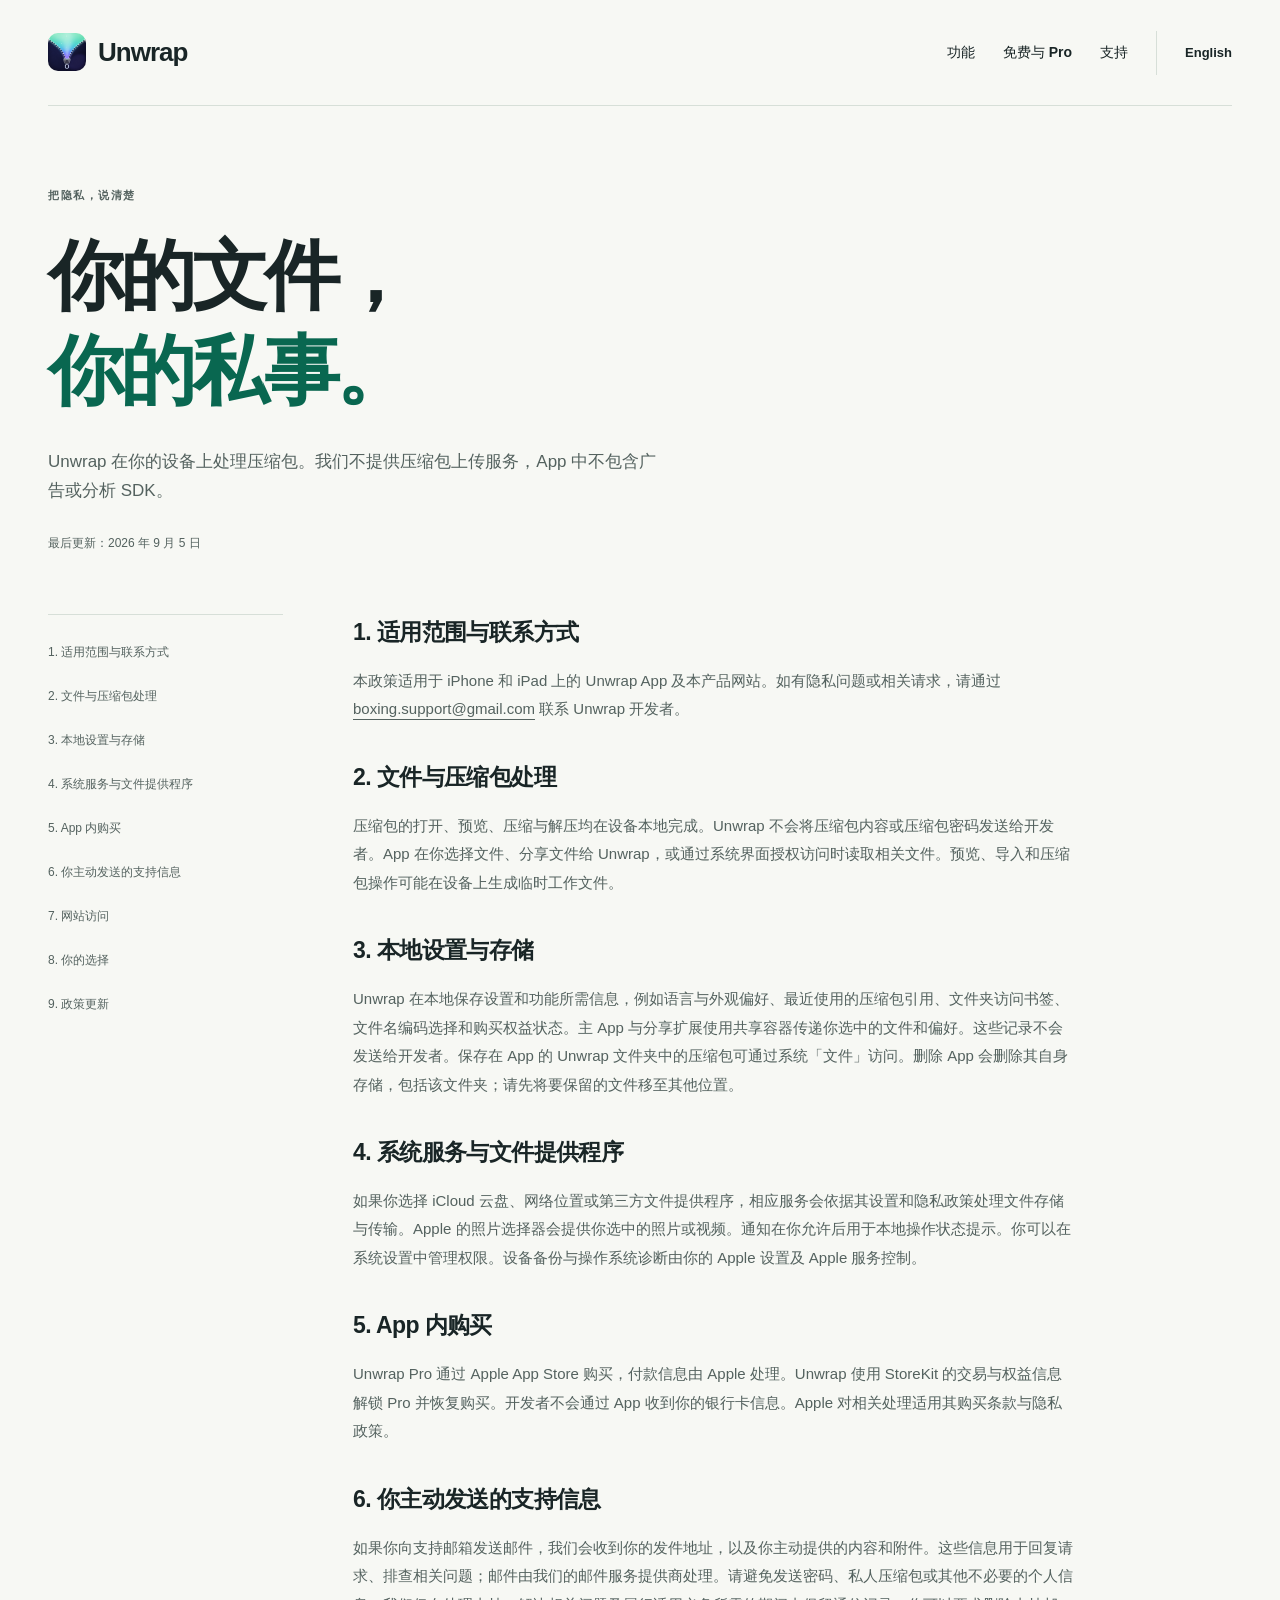
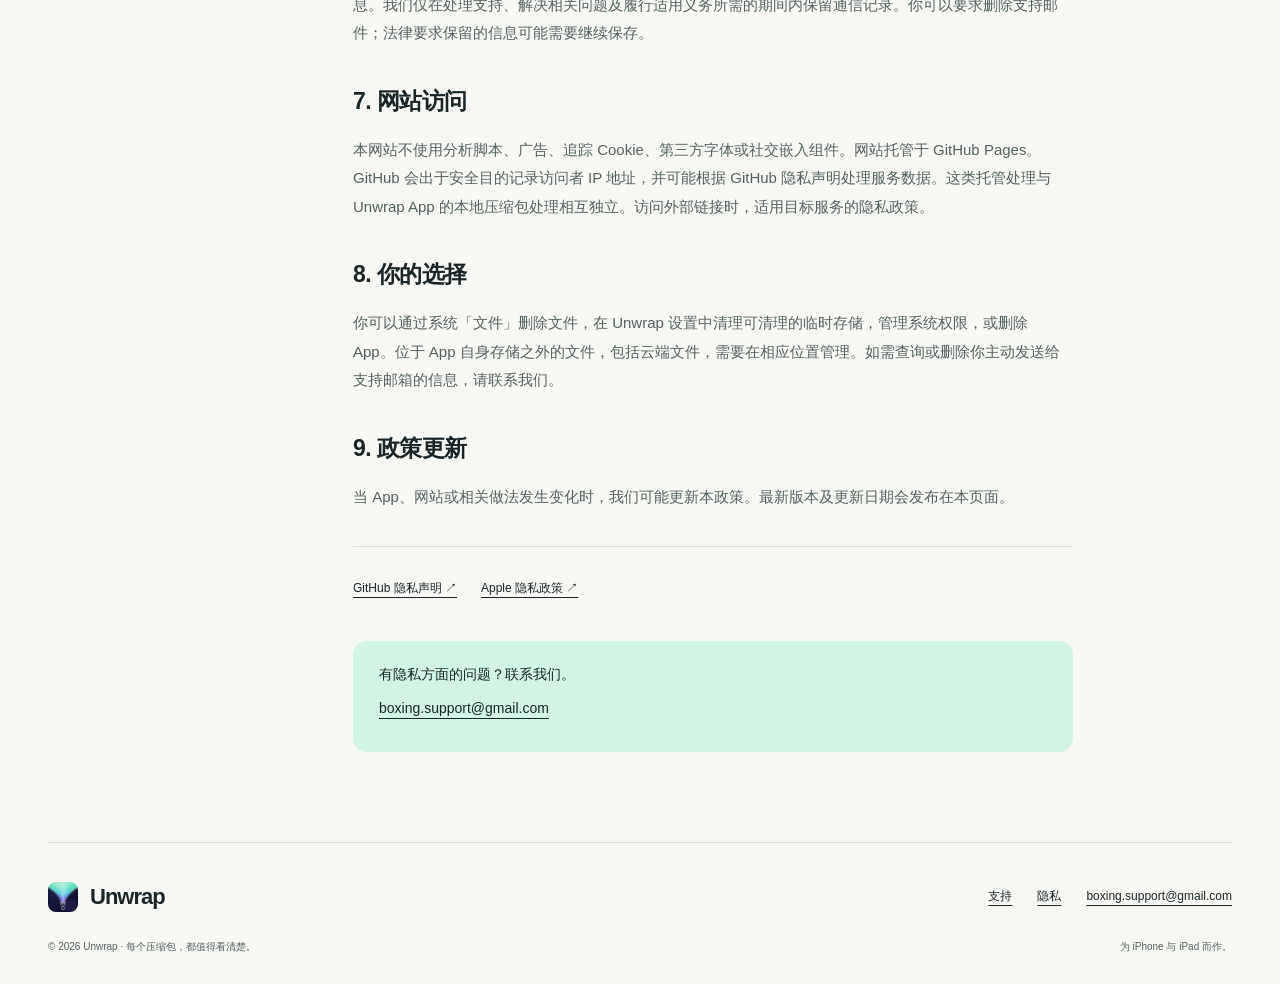
<file: zh/privacy/index.html>
<!doctype html>
<html lang="zh-Hans">
<head>
<meta charset="utf-8">
<meta name="viewport" content="width=device-width, initial-scale=1">
<title>隐私政策 — Unwrap</title>
<meta name="description" content="了解 Unwrap 如何处理文件、本地偏好、App Store 购买、支持邮件，以及 GitHub Pages 网站访问数据。">
<meta name="theme-color" content="#f7f8f4">
<link rel="canonical" href="https://bo-xing.github.io/unwrap-site/zh/privacy/">
<link rel="alternate" hreflang="en" href="https://bo-xing.github.io/unwrap-site/privacy/">
<link rel="alternate" hreflang="zh-Hans" href="https://bo-xing.github.io/unwrap-site/zh/privacy/">
<link rel="alternate" hreflang="x-default" href="https://bo-xing.github.io/unwrap-site/privacy/">
<meta property="og:type" content="website">
<meta property="og:title" content="隐私政策 — Unwrap">
<meta property="og:description" content="了解 Unwrap 如何处理文件、本地偏好、App Store 购买、支持邮件，以及 GitHub Pages 网站访问数据。">
<meta property="og:url" content="https://bo-xing.github.io/unwrap-site/zh/privacy/">
<meta property="og:locale" content="zh_CN">
<meta property="og:image" content="https://bo-xing.github.io/unwrap-site/assets/app-icon.png">
<meta name="twitter:card" content="summary">
<link rel="icon" type="image/png" href="../../assets/app-icon.png">
<link rel="apple-touch-icon" href="../../assets/app-icon.png">
<link rel="stylesheet" href="../../assets/site.css">
</head>
<body>
<a class="skip" href="#main">跳转到正文</a>
<header class="header container">
<a class="brand" href="../../zh/" aria-label="Unwrap"><img src="../../assets/app-icon.png" width="38" height="38" alt="">Unwrap</a>
<nav class="nav" aria-label="主导航">
<a class="desktop-link" href="../../zh/#features">功能</a>
<a class="desktop-link" href="../../zh/#pricing">免费与 Pro</a>
<a href="../../zh/support/">支持</a>
<a class="language" lang="en" href="../../privacy/">English</a>
</nav>
</header>
<main id="main" class="container">

<section class="page-hero"><p class="eyebrow">把隐私，说清楚</p><h1>你的文件，<br><em>你的私事。</em></h1><p class="intro">Unwrap 在你的设备上处理压缩包。我们不提供压缩包上传服务，App 中不包含广告或分析 SDK。</p><p class="updated">最后更新：2026 年 9 月 5 日</p></section>
<div class="legal-layout"><nav class="toc" aria-label="政策目录"><a href="#section-1">1. 适用范围与联系方式</a><a href="#section-2">2. 文件与压缩包处理</a><a href="#section-3">3. 本地设置与存储</a><a href="#section-4">4. 系统服务与文件提供程序</a><a href="#section-5">5. App 内购买</a><a href="#section-6">6. 你主动发送的支持信息</a><a href="#section-7">7. 网站访问</a><a href="#section-8">8. 你的选择</a><a href="#section-9">9. 政策更新</a></nav><article class="legal-copy"><section id="section-1"><h2>1. 适用范围与联系方式</h2><p>本政策适用于 iPhone 和 iPad 上的 Unwrap App 及本产品网站。如有隐私问题或相关请求，请通过 <a href="mailto:boxing.support@gmail.com">boxing.support@gmail.com</a> 联系 Unwrap 开发者。</p></section><section id="section-2"><h2>2. 文件与压缩包处理</h2><p>压缩包的打开、预览、压缩与解压均在设备本地完成。Unwrap 不会将压缩包内容或压缩包密码发送给开发者。App 在你选择文件、分享文件给 Unwrap，或通过系统界面授权访问时读取相关文件。预览、导入和压缩包操作可能在设备上生成临时工作文件。</p></section><section id="section-3"><h2>3. 本地设置与存储</h2><p>Unwrap 在本地保存设置和功能所需信息，例如语言与外观偏好、最近使用的压缩包引用、文件夹访问书签、文件名编码选择和购买权益状态。主 App 与分享扩展使用共享容器传递你选中的文件和偏好。这些记录不会发送给开发者。保存在 App 的 Unwrap 文件夹中的压缩包可通过系统「文件」访问。删除 App 会删除其自身存储，包括该文件夹；请先将要保留的文件移至其他位置。</p></section><section id="section-4"><h2>4. 系统服务与文件提供程序</h2><p>如果你选择 iCloud 云盘、网络位置或第三方文件提供程序，相应服务会依据其设置和隐私政策处理文件存储与传输。Apple 的照片选择器会提供你选中的照片或视频。通知在你允许后用于本地操作状态提示。你可以在系统设置中管理权限。设备备份与操作系统诊断由你的 Apple 设置及 Apple 服务控制。</p></section><section id="section-5"><h2>5. App 内购买</h2><p>Unwrap Pro 通过 Apple App Store 购买，付款信息由 Apple 处理。Unwrap 使用 StoreKit 的交易与权益信息解锁 Pro 并恢复购买。开发者不会通过 App 收到你的银行卡信息。Apple 对相关处理适用其购买条款与隐私政策。</p></section><section id="section-6"><h2>6. 你主动发送的支持信息</h2><p>如果你向支持邮箱发送邮件，我们会收到你的发件地址，以及你主动提供的内容和附件。这些信息用于回复请求、排查相关问题；邮件由我们的邮件服务提供商处理。请避免发送密码、私人压缩包或其他不必要的个人信息。我们仅在处理支持、解决相关问题及履行适用义务所需的期间内保留通信记录。你可以要求删除支持邮件；法律要求保留的信息可能需要继续保存。</p></section><section id="section-7"><h2>7. 网站访问</h2><p>本网站不使用分析脚本、广告、追踪 Cookie、第三方字体或社交嵌入组件。网站托管于 GitHub Pages。GitHub 会出于安全目的记录访问者 IP 地址，并可能根据 GitHub 隐私声明处理服务数据。这类托管处理与 Unwrap App 的本地压缩包处理相互独立。访问外部链接时，适用目标服务的隐私政策。</p></section><section id="section-8"><h2>8. 你的选择</h2><p>你可以通过系统「文件」删除文件，在 Unwrap 设置中清理可清理的临时存储，管理系统权限，或删除 App。位于 App 自身存储之外的文件，包括云端文件，需要在相应位置管理。如需查询或删除你主动发送给支持邮箱的信息，请联系我们。</p></section><section id="section-9"><h2>9. 政策更新</h2><p>当 App、网站或相关做法发生变化时，我们可能更新本政策。最新版本及更新日期会发布在本页面。</p></section><div class="legal-links"><a href="https://docs.github.com/en/site-policy/privacy-policies/github-general-privacy-statement">GitHub 隐私声明 ↗</a><a href="https://www.apple.com/legal/privacy/">Apple 隐私政策 ↗</a></div><div class="legal-contact">有隐私方面的问题？联系我们。<br><a href="mailto:boxing.support@gmail.com">boxing.support@gmail.com</a></div></article></div>

</main>
<footer class="footer container">
<div class="footer-top"><a class="brand" href="../../zh/" aria-label="Unwrap"><img src="../../assets/app-icon.png" width="38" height="38" alt="">Unwrap</a><nav class="footer-links" aria-label="页脚导航">
<a href="../../zh/support/">支持</a>
<a href="../../zh/privacy/" aria-current="page">隐私</a>
<a href="mailto:boxing.support@gmail.com">boxing.support@gmail.com</a>
</nav></div>
<div class="footer-bottom"><span>© 2026 Unwrap · 每个压缩包，都值得看清楚。</span><span>为 iPhone 与 iPad 而作。</span></div>
</footer>
</body>
</html>
</file>
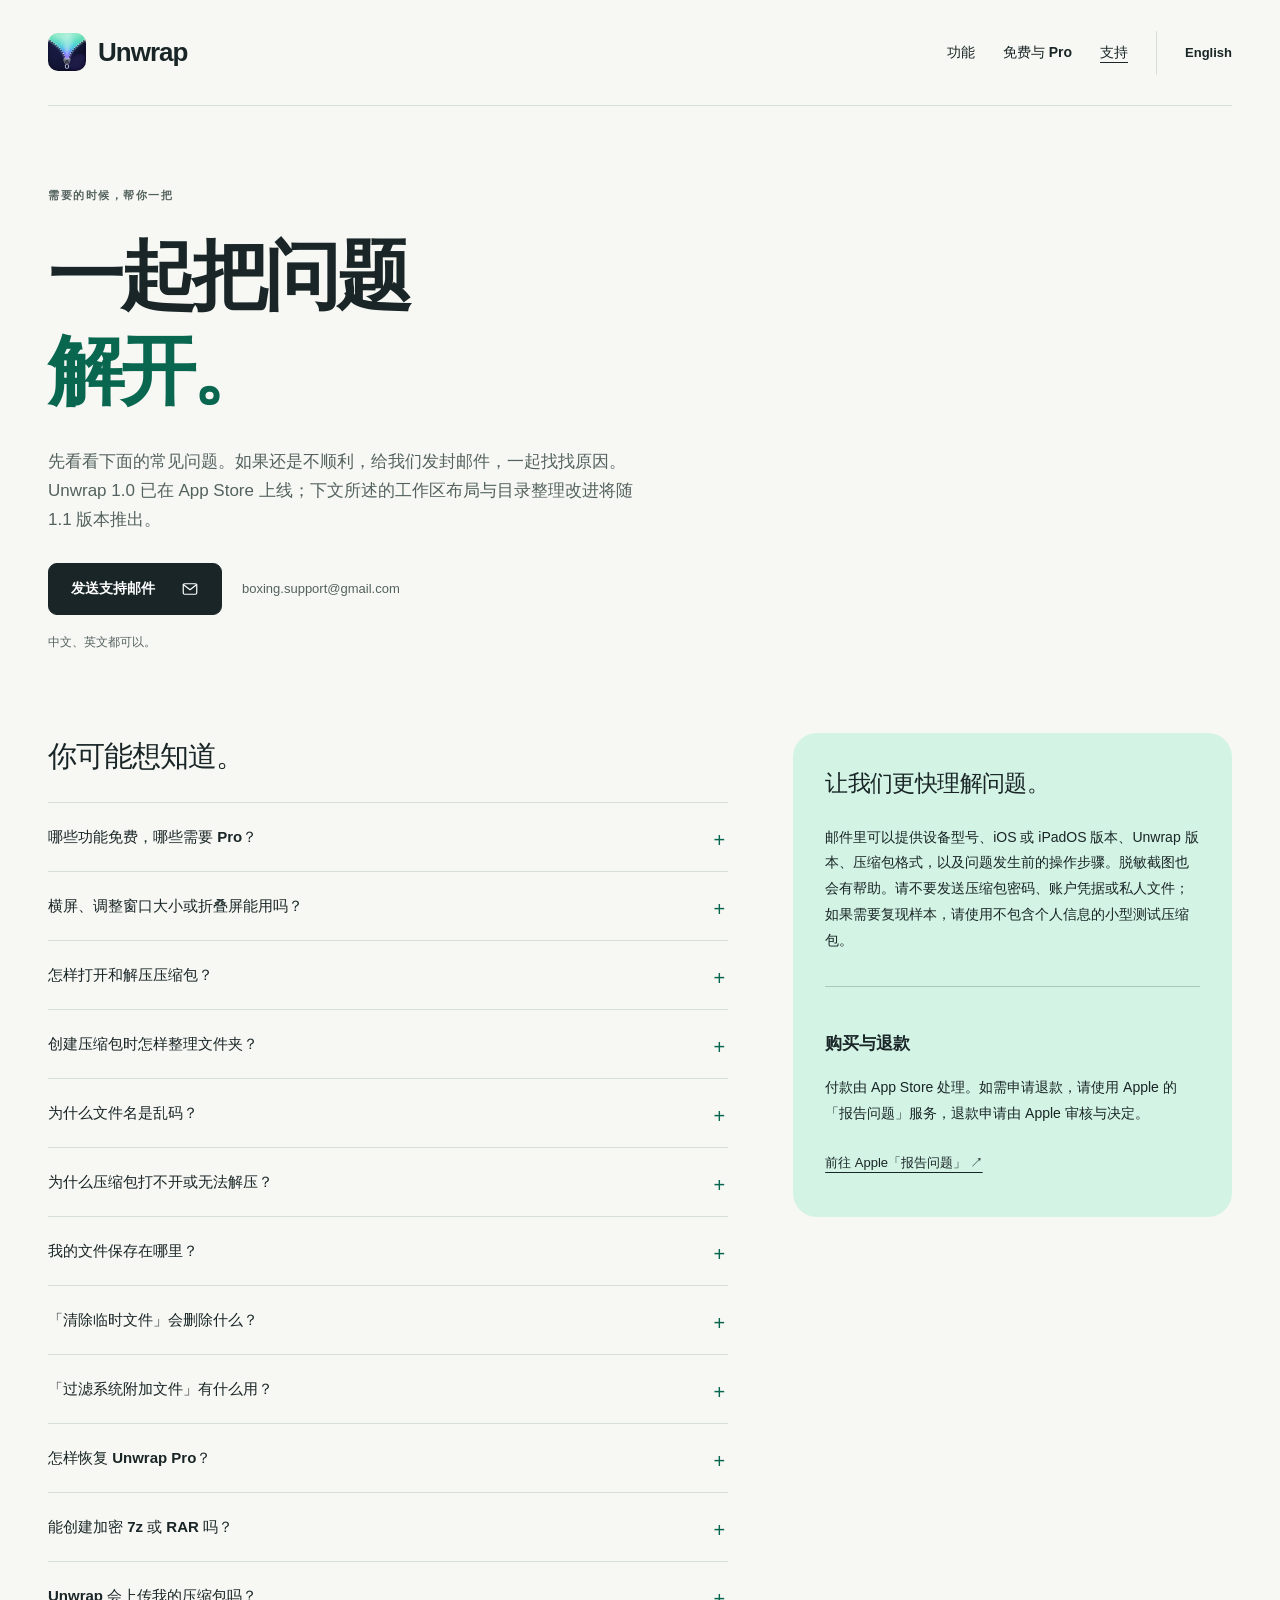
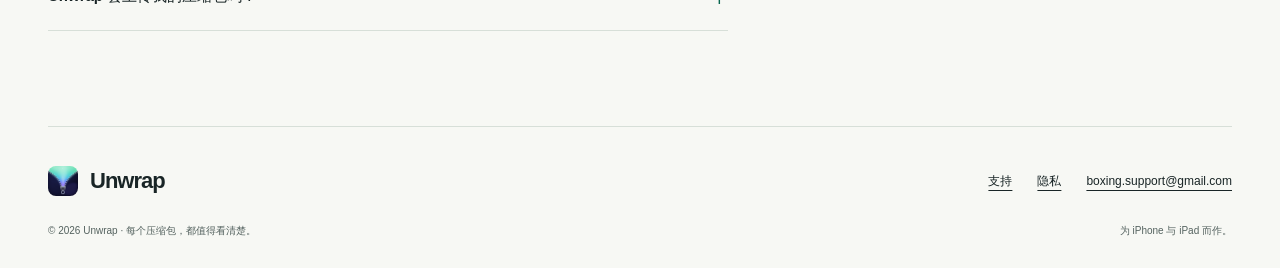
<file: zh/support/index.html>
<!doctype html>
<html lang="zh-Hans">
<head>
<meta charset="utf-8">
<meta name="viewport" content="width=device-width, initial-scale=1">
<title>支持与帮助 — Unwrap</title>
<meta name="description" content="Unwrap 使用帮助：打开压缩包、修复文件名乱码、恢复 Pro 购买、查找文件与联系支持。">
<meta name="theme-color" content="#f7f8f4">
<link rel="canonical" href="https://bo-xing.github.io/unwrap-site/zh/support/">
<link rel="alternate" hreflang="en" href="https://bo-xing.github.io/unwrap-site/support/">
<link rel="alternate" hreflang="zh-Hans" href="https://bo-xing.github.io/unwrap-site/zh/support/">
<link rel="alternate" hreflang="x-default" href="https://bo-xing.github.io/unwrap-site/support/">
<meta property="og:type" content="website">
<meta property="og:title" content="支持与帮助 — Unwrap">
<meta property="og:description" content="Unwrap 使用帮助：打开压缩包、修复文件名乱码、恢复 Pro 购买、查找文件与联系支持。">
<meta property="og:url" content="https://bo-xing.github.io/unwrap-site/zh/support/">
<meta property="og:locale" content="zh_CN">
<meta property="og:image" content="https://bo-xing.github.io/unwrap-site/assets/app-icon.png">
<meta name="twitter:card" content="summary">
<link rel="icon" type="image/png" href="../../assets/app-icon.png">
<link rel="apple-touch-icon" href="../../assets/app-icon.png">
<link rel="stylesheet" href="../../assets/site.css">
</head>
<body>
<a class="skip" href="#main">跳转到正文</a>
<header class="header container">
<a class="brand" href="../../zh/" aria-label="Unwrap"><img src="../../assets/app-icon.png" width="38" height="38" alt="">Unwrap</a>
<nav class="nav" aria-label="主导航">
<a class="desktop-link" href="../../zh/#features">功能</a>
<a class="desktop-link" href="../../zh/#pricing">免费与 Pro</a>
<a href="../../zh/support/" aria-current="page">支持</a>
<a class="language" lang="en" href="../../support/">English</a>
</nav>
</header>
<main id="main" class="container">

<section class="page-hero"><p class="eyebrow">需要的时候，帮你一把</p><h1>一起把问题<br><em>解开。</em></h1><p class="intro">先看看下面的常见问题。如果还是不顺利，给我们发封邮件，一起找找原因。 Unwrap 1.0 已在 App Store 上线；下文所述的工作区布局与目录整理改进将随 1.1 版本推出。</p><div class="contact-line"><a class="button" href="mailto:boxing.support@gmail.com?subject=Unwrap%20Support">发送支持邮件<svg viewBox="0 0 24 24" fill="none" stroke="currentColor" stroke-width="1.6" stroke-linecap="round" stroke-linejoin="round" aria-hidden="true"><rect x="3" y="5" width="18" height="14" rx="2"/><path d="m3 6 9 7 9-7"/></svg></a><span class="contact-address">boxing.support@gmail.com</span></div><p class="contact-note">中文、英文都可以。</p></section>
<div class="support-grid"><section><h2>你可能想知道。</h2><div class="faq-list"><details><summary>哪些功能免费，哪些需要 Pro？</summary><p>受支持压缩包的打开、浏览、预览和解压均免费，包括密码包、分卷包、部分解压与 ZIP 文件名编码工具。Unwrap Pro 一次买断后，解锁 ZIP、7z、tar.gz 创建、ZIP 加密、压缩预设与媒体打包。</p></details><details><summary>横屏、调整窗口大小或折叠屏能用吗？</summary><p>可以。布局会随可用窗口宽度和文字大小调整：两栏都有足够空间时，目录与包内内容、创建内容与选项会并排显示；窄窗口保持完整单栏。窗口较矮时，会在空间允许的情况下使用紧凑任务栏，让保存位置与主操作保持可达；大字号或空间特别有限时，操作区仍可随内容滚动。布局变化时，当前目录、选中项和草稿仍保留在同一会话中。运行 iOS 27.1 的 iPhone Duo 上，书本半折时分栏会跟随可用区域；桌面半折时，浏览和创建选项页将概览放在上方、主要工作区放在下方。任务操作区也会避让活动的折叠分隔区域。目前不支持同时打开多个独立的压缩包窗口。</p></details><details><summary>怎样打开和解压压缩包？</summary><p>打开 Unwrap，使用首页的打开压缩包入口，通过系统「文件」选取文件。点击文件夹会在当前压缩包的内容区内查看下一级，使用路径控件返回上级或祖先目录；路径菜单从直接上级向外排列，压缩包位于最后。压缩包名称和解压设置保持在原处。选择全部或部分文件进行解压，并按提示选取目标文件夹；进入文件夹不会改变「解压全部」的范围。也可以从其他 App 的系统分享菜单选择 Unwrap；导入完成后，打开 Unwrap 继续。</p></details><details><summary>创建压缩包时怎样整理文件夹？</summary><p>在创建压缩包页面的「压缩包内容」中整理包内路径。点击虚拟文件夹进入，使用路径控件返回上级或祖先目录；路径菜单从直接上级向外排列，根位置使用待生成的压缩包文件名。压缩包名称和格式仍保留在创建页面。空目录也保留「选择」入口。进入选择模式但未勾选项目时，选择栏保留灰色的「移动」；选中内容后，移动操作仅在有可用目标时启用。仅有一种可用操作时，选择栏直接显示该入口。「移动」「移除」只整理当前压缩包草稿，原件不会改变。文件、文件夹、照片或视频会添加到当前虚拟目录。从系统「文件」加入的源文件夹保留原有内容和结构，Unwrap 不会在这里修改其原始子目录。</p></details><details><summary>为什么文件名是乱码？</summary><p>一些 ZIP 使用了其他语言或操作系统的文件名编码。在压缩包浏览页面打开文件名编码设置，尝试合适的编码并查看预览。简体中文常见 GBK 或 GB18030，繁体中文常见 Big5，日文常见 Shift-JIS。如果文件名在创建压缩包时已经损坏，切换编码无法修复这类损坏。</p></details><details><summary>为什么压缩包打不开或无法解压？</summary><p>先确认下载已经完成，文件提供程序也已将文件下载到本地，并为临时处理和解压结果留出足够空间。密码包请检查密码；分卷包请将全部分卷放在一起，从第一卷打开。即使扩展名属于支持列表，压缩包内部也可能使用暂不支持的压缩方式，或文件本身已经损坏。</p></details><details><summary>我的文件保存在哪里？</summary><p>解压结果保存在你通过「文件」选择的目标位置。新创建的压缩包可保存在 Unwrap 文件夹或其他指定位置。Unwrap 文件夹能在系统「文件」中看到，它属于 App 自身存储：删除 Unwrap 时，这个文件夹也会被删除。卸载前，请将要保留的文件移到其他位置。在设置中选择「全部移至其他文件夹…」，可将 Unwrap 文件夹中的文件迁出；迁移成功的文件会从原位置移除。</p></details><details><summary>「清除临时文件」会删除什么？</summary><p>设置 → 存储中的「清除临时文件」会移除预览和压缩包操作产生的临时工作文件，不会删除 Unwrap 文件夹中已保存的压缩包，也不会删除系统「文件」中的原件。从分享菜单接收、尚待导入的文件会保留，因此清理后的数字不一定为零。大部分工作文件会在用完后清理；部分分享副本会短暂保留，或在下次启动时清理。</p></details><details><summary>「过滤系统附加文件」有什么用？</summary><p>创建或解压时跳过 .DS_Store、__MACOSX、Thumbs.db 和 desktop.ini。这些文件通常是系统生成的附加信息。需要保留它们时，可在设置的「压缩与解压」中关闭此选项。原压缩包和源文件不会被修改。</p></details><details><summary>怎样恢复 Unwrap Pro？</summary><p>使用购买时的 Apple 账户登录 App Store。在 Unwrap 的设置中打开 Unwrap Pro；如果尚未解锁，选择「恢复购买」。核验购买可能需要联网。如果仍未恢复，请提供设备型号、App 版本与问题描述联系我们。不要发送 Apple 账户密码。</p></details><details><summary>能创建加密 7z 或 RAR 吗？</summary><p>Unwrap 可创建 ZIP、7z 和 tar.gz。创建压缩包时，密码保护仅适用于 ZIP，可选择 AES-256 或旧版兼容模式 ZipCrypto。Unwrap 可读取兼容的 RAR 压缩包，但不创建 RAR。</p></details><details><summary>Unwrap 会上传我的压缩包吗？</summary><p>压缩与解压在你的设备本地完成，Unwrap 不会把压缩包内容发送到我们的服务器。如果你选择 iCloud 云盘或其他文件提供程序，文件存储与传输由相应服务按其设置和隐私政策处理。</p></details></div></section><aside class="support-aside"><h2>让我们更快理解问题。</h2><p>邮件里可以提供设备型号、iOS 或 iPadOS 版本、Unwrap 版本、压缩包格式，以及问题发生前的操作步骤。脱敏截图也会有帮助。请不要发送压缩包密码、账户凭据或私人文件；如果需要复现样本，请使用不包含个人信息的小型测试压缩包。</p><div class="refund"><h3>购买与退款</h3><p>付款由 App Store 处理。如需申请退款，请使用 Apple 的「报告问题」服务，退款申请由 Apple 审核与决定。</p><a href="https://reportaproblem.apple.com/">前往 Apple「报告问题」 ↗</a></div></aside></div>

</main>
<footer class="footer container">
<div class="footer-top"><a class="brand" href="../../zh/" aria-label="Unwrap"><img src="../../assets/app-icon.png" width="38" height="38" alt="">Unwrap</a><nav class="footer-links" aria-label="页脚导航">
<a href="../../zh/support/" aria-current="page">支持</a>
<a href="../../zh/privacy/">隐私</a>
<a href="mailto:boxing.support@gmail.com">boxing.support@gmail.com</a>
</nav></div>
<div class="footer-bottom"><span>© 2026 Unwrap · 每个压缩包，都值得看清楚。</span><span>为 iPhone 与 iPad 而作。</span></div>
</footer>
</body>
</html>
</file>
<file: assets/site.css>
@charset "UTF-8";
:root{--paper:#f7f8f4;--ink:#192526;--muted:#54625f;--line:#d7dfd8;--white:#fff;--mint:#d3f3e5;--green:#096750;--dark:#182b2a;--on-dark:#eef8f0;--radius:24px;--max:1184px;--font:-apple-system,BlinkMacSystemFont,"Segoe UI","PingFang SC","Hiragino Sans GB",sans-serif}
*{box-sizing:border-box}html{scroll-behavior:smooth;scroll-padding-top:28px}body{margin:0;background:var(--paper);color:var(--ink);font-family:var(--font);font-size:16px;line-height:1.65;-webkit-font-smoothing:antialiased}a{color:inherit;text-decoration-thickness:1px;text-underline-offset:5px}a:hover{color:var(--green)}a:focus-visible,summary:focus-visible{outline:3px solid var(--green);outline-offset:5px;border-radius:4px}img{max-width:100%;display:block}button,a,summary{-webkit-tap-highlight-color:transparent}::selection{background:var(--mint);color:var(--ink)}.container{width:min(var(--max),calc(100% - 80px));margin-inline:auto}.skip{position:absolute;left:24px;top:-100px;padding:12px 20px;background:var(--ink);color:white;z-index:5}.skip:focus{top:12px;color:white}.header{display:flex;align-items:center;justify-content:space-between;gap:24px;min-height:106px;border-bottom:1px solid var(--line)}.brand{display:inline-flex;align-items:center;gap:12px;text-decoration:none;font-weight:730;font-size:26px;letter-spacing:-1px}.brand img{width:38px;height:38px;border-radius:10px}.nav{display:flex;align-items:center;gap:28px}.nav a{display:inline-flex;align-items:center;min-height:44px;text-decoration:none;font-size:14px;font-weight:560}.nav a[aria-current=page]{text-decoration:underline}.nav .language{border-left:1px solid var(--line);padding-left:28px;font-size:13px}.eyebrow{font-size:11px;letter-spacing:1.8px;font-weight:700;text-transform:uppercase;color:var(--muted);margin:0 0 24px}.hero{display:grid;grid-template-columns:1.03fr 1fr;gap:42px;align-items:center;padding:84px 0 70px}.hero h1,.page-hero h1{font-size:clamp(60px,7.1vw,96px);letter-spacing:-6px;line-height:1.01;font-weight:650;margin:0 0 30px}.hero h1 em,.page-hero h1 em{font-style:normal;color:var(--green)}.intro{max-width:420px;color:var(--muted);font-size:18px;line-height:1.7;margin:0 0 28px}.actions{display:flex;gap:22px;align-items:center;flex-wrap:wrap}.button{display:inline-flex;gap:26px;align-items:center;justify-content:center;background:var(--ink);border:1px solid var(--ink);color:white;min-height:52px;padding:12px 22px;border-radius:9px;font-size:14px;font-weight:600;text-decoration:none;transition:background .18s,color .18s}.button:hover{background:var(--green);border-color:var(--green);color:white}.button svg{width:18px;height:18px}.text-link{display:inline-flex;align-items:center;gap:18px;min-height:44px;font-size:14px;font-weight:600}.text-link svg{width:17px;height:17px}.availability{font-size:11px;line-height:1.6;color:var(--muted);margin:23px 0 0}.archive-art{position:relative;min-height:530px;display:flex;align-items:center;justify-content:center;isolation:isolate}.archive-art::before{content:"";position:absolute;inset:20px 24px 10px 12px;border-radius:48% 48% 18% 18%;background:var(--mint);z-index:-2;transform:rotate(7deg)}.art-star{position:absolute;right:8px;top:22px;width:76px;height:76px;color:var(--green);transform:rotate(12deg)}.archive-window{width:92%;padding:28px 24px 24px;background:var(--white);border:1px solid #c8d6cc;border-radius:18px;transform:rotate(-5deg);box-shadow:6px 14px 0 #1925260a;position:relative}.art-top{display:flex;justify-content:space-between;border-bottom:1px solid var(--line);padding:3px 0 20px;align-items:center}.art-name{font-size:15px;letter-spacing:-.3px;font-weight:650}.window-dots{display:flex;gap:4px}.window-dots i{display:block;height:5px;width:5px;background:#b1bfb6;border-radius:50%}.art-logo{position:absolute;width:85px;height:85px;right:20px;top:-60px;border-radius:21px;transform:rotate(14deg);box-shadow:0 8px 22px #1324231c}.art-count{font-size:11px;color:var(--muted);margin:20px 0 12px}.sample-row{display:flex;align-items:center;gap:15px;padding:17px 0;border-bottom:1px solid #edf0ea}.sample-row:last-of-type{border-bottom:0}.file-glyph{width:42px;height:50px;border:1px solid var(--line);background:#f6f8f3;display:grid;place-items:center;font-size:9px;font-weight:700;letter-spacing:1px;border-radius:4px 12px 4px 4px;color:var(--green);flex-shrink:0}.sample-row:nth-of-type(3) .file-glyph{background:#faf1e5;color:#775928}.sample-row:nth-of-type(4) .file-glyph{background:#edf0fc;color:#465787}.file-copy{flex:1;min-width:0}.file-copy strong{display:block;font-size:14px;font-weight:600}.file-copy small{display:block;color:var(--muted);font-size:10px;margin-top:3px}.file-check{width:19px;height:19px;border:1px solid #80b29f;border-radius:50%;display:grid;place-items:center;color:var(--green);font-size:11px}.file-check.selected{background:var(--green);color:white;border-color:var(--green)}.art-bottom{display:flex;align-items:center;justify-content:space-between;font-size:10px;color:var(--muted);margin-top:20px;padding-top:15px;border-top:1px solid var(--line)}.art-bottom .mini-pill{background:var(--mint);color:var(--green);border-radius:30px;padding:5px 12px;font-weight:650}.art-caption{position:absolute;bottom:0;right:25px;font-size:12px;color:var(--green);transform:rotate(-5deg)}.trust-strip{display:flex;justify-content:space-between;border-top:1px solid var(--line);border-bottom:1px solid var(--line);padding:22px 0;gap:24px}.trust-strip span{display:flex;gap:10px;align-items:center;font-size:12px;font-weight:550}.trust-strip svg{width:17px;height:17px;color:var(--green)}.section{padding:106px 0}.section-title{display:grid;grid-template-columns:1.2fr 1fr;gap:60px;align-items:end;margin-bottom:54px}.section h2,.privacy-panel h2,.closing h2{font-size:clamp(34px,4.2vw,54px);line-height:1.15;letter-spacing:-2px;font-weight:600;margin:0}.section-title p{font-size:16px;color:var(--muted);margin:0;max-width:390px}.features-grid{display:grid;grid-template-columns:repeat(3,1fr);gap:42px}.feature{padding-top:24px;border-top:1px solid var(--line)}.feature-number{font-size:12px;color:var(--green);display:block;margin-bottom:26px}.feature h3{font-size:23px;line-height:1.3;font-weight:590;letter-spacing:-.65px;margin:0 0 15px}.feature p{font-size:14px;line-height:1.8;color:var(--muted);margin:0 0 20px}.feature-tag{font-size:10px;letter-spacing:.6px;text-transform:uppercase;font-weight:650;color:var(--green)}.formats{border:1px solid var(--line);border-radius:var(--radius);padding:35px 38px;display:grid;grid-template-columns:1fr 1.4fr;gap:20px 50px;align-items:center;margin-top:58px}.formats-label{font-size:18px;font-weight:550;max-width:210px;margin:0;line-height:1.4}.format-list{display:flex;gap:9px;flex-wrap:wrap}.format-list span{font-family:ui-monospace,SFMono-Regular,monospace;font-size:13px;padding:4px 11px;background:white;border:1px solid var(--line);border-radius:5px}.formats small{grid-column:1/-1;color:var(--muted);font-size:11px}.pricing-section{padding-top:18px}.pricing-grid{display:grid;grid-template-columns:1fr 1fr;gap:22px}.price-card{padding:40px;border:1px solid var(--line);border-radius:var(--radius);background:white}.price-card.pro{background:var(--dark);color:var(--on-dark);border-color:var(--dark)}.price-card .eyebrow{margin-bottom:8px;font-size:10px}.price-card h3{font-size:20px;margin:0;font-weight:550}.price{font-size:42px;font-weight:570;letter-spacing:-1.8px;margin:35px 0 0;line-height:1.2}.price-note{margin:10px 0 28px;color:var(--muted);font-size:13px}.price-card ul{list-style:none;margin:0;padding:23px 0 0;border-top:1px solid var(--line)}.price-card li{display:flex;gap:13px;font-size:14px;align-items:flex-start;padding:8px 0}.price-card li svg{width:17px;height:17px;margin-top:3px;flex-shrink:0;color:var(--green)}.pro .eyebrow,.pro .price-note{color:#b4cbc2}.pro .price{color:#bfead4}.pro ul{border-color:#3c5551}.pro li svg{color:#bfead4}.pricing-fine{font-size:11px;color:var(--muted);max-width:860px;margin:23px 0 0}.privacy-panel{border-radius:var(--radius);background:var(--mint);padding:62px;display:grid;grid-template-columns:1fr 1fr;gap:70px;align-items:center}.privacy-panel .eyebrow{color:var(--green)}.privacy-panel p{font-size:16px;margin:0 0 24px}.closing{text-align:center;padding:100px 0 92px}.closing p{color:var(--muted);font-size:15px;margin:24px 0 16px}.footer{padding:32px 0 28px;border-top:1px solid var(--line)}.footer-top{display:flex;justify-content:space-between;gap:28px;align-items:center}.footer .brand{font-size:22px}.footer .brand img{width:30px;height:30px;border-radius:8px}.footer-links{display:flex;gap:25px;align-items:center;flex-wrap:wrap}.footer-links a{font-size:12px;min-height:44px;display:inline-flex;align-items:center}.footer-bottom{display:flex;justify-content:space-between;gap:20px;margin-top:20px;font-size:10px;color:var(--muted)}.page-hero{padding:80px 0 60px;max-width:820px}.page-hero h1{font-size:76px;letter-spacing:-4px;line-height:1.08}.page-hero .intro{max-width:610px}.contact-line{display:flex;gap:20px;align-items:center;flex-wrap:wrap}.contact-address{color:var(--muted);font-size:13px}.contact-note{font-size:12px;color:var(--muted);margin:18px 0 0}.support-grid{display:grid;grid-template-columns:minmax(0,1.55fr) minmax(0,1fr);gap:65px;align-items:start;padding:20px 0 95px}.support-grid h2{font-size:29px;letter-spacing:-1px;font-weight:590;margin:0 0 22px}.faq-list{border-top:1px solid var(--line)}details{border-bottom:1px solid var(--line)}summary{cursor:pointer;font-size:15px;font-weight:580;list-style:none;padding:22px 32px 22px 0;position:relative;min-height:66px;line-height:1.6}summary::-webkit-details-marker{display:none}summary::after{content:"+";position:absolute;right:3px;top:21px;font-size:20px;color:var(--green);font-weight:400}details[open] summary::after{content:"−"}details p{font-size:14px;line-height:1.85;color:var(--muted);margin:0;padding:0 0 26px}.support-aside{background:var(--mint);border-radius:var(--radius);padding:32px}.support-aside h2{font-size:23px;letter-spacing:-.6px}.support-aside p{font-size:14px;line-height:1.85}.refund{margin-top:32px;padding-top:26px;border-top:1px solid #a9cabb}.refund h3{font-size:17px}.refund a{font-size:13px;display:inline-flex;min-height:44px;align-items:center}.legal-layout{display:grid;grid-template-columns:235px minmax(0,720px);gap:70px;padding:0 0 90px}.toc{border-top:1px solid var(--line);padding:20px 0}.toc a{display:block;min-height:44px;font-size:12px;padding:8px 0;color:var(--muted);text-decoration:none;line-height:1.6}.toc a:hover{color:var(--green);text-decoration:underline}.legal-copy section{margin-bottom:35px}.legal-copy h2{font-size:23px;font-weight:600;letter-spacing:-.6px;margin:0 0 15px}.legal-copy p{font-size:15px;color:var(--muted);line-height:1.9;margin:0}.legal-links{padding-top:20px;border-top:1px solid var(--line);display:flex;gap:24px;flex-wrap:wrap}.legal-links a{font-size:12px;min-height:44px;display:inline-flex;align-items:center}.updated{font-size:12px;color:var(--muted);margin:28px 0 0}.legal-contact{padding:22px 26px;background:var(--mint);border-radius:14px;margin-top:30px;font-size:14px}.legal-contact a{display:inline-flex;min-height:44px;align-items:center}.not-found{padding:110px 0;max-width:720px}.not-found h1{font-size:64px;letter-spacing:-3px;line-height:1.1}.not-found p{color:var(--muted)}html[lang=zh-Hans] .hero h1{font-size:clamp(52px,6.2vw,82px);line-height:1.17;letter-spacing:-3px}html[lang=zh-Hans] .eyebrow{letter-spacing:1.5px}html[lang=zh-Hans] .intro{font-size:17px}html[lang=zh-Hans] .section h2,html[lang=zh-Hans] .privacy-panel h2,html[lang=zh-Hans] .closing h2{line-height:1.3;letter-spacing:-1.5px}html[lang=zh-Hans] .page-hero h1{line-height:1.25}
@media(min-width:1500px){.hero{padding-top:100px;padding-bottom:88px}.archive-art{min-height:570px}}
@media(max-width:1000px){.container{width:calc(100% - 56px)}.hero{gap:20px}.hero h1{font-size:72px;letter-spacing:-4px}.archive-art{min-height:470px}.archive-window{padding:24px 18px}.file-copy small{max-width:170px}.section-title{gap:35px}.features-grid{gap:26px}.feature h3{font-size:20px}.price-card{padding:32px}.privacy-panel{padding:45px;gap:40px}.legal-layout{grid-template-columns:190px minmax(0,1fr);gap:40px}.support-grid{gap:32px}.nav{gap:20px}.nav .language{padding-left:20px}}
@media(max-width:760px){.container{width:calc(100% - 40px)}.header{min-height:88px;gap:12px}.brand{font-size:24px;gap:9px}.brand img{width:32px;height:32px;border-radius:8px}.nav{gap:16px}.nav a{font-size:12px}.nav .desktop-link{display:none}.nav .language{padding-left:16px;font-size:12px}.hero{grid-template-columns:1fr;padding:54px 0 38px;gap:42px}.hero h1{font-size:74px;letter-spacing:-4.5px}.hero .intro{max-width:475px;font-size:17px}.hero-copy{max-width:550px}.hero .eyebrow{font-size:10px;margin-bottom:24px}.archive-art{min-height:470px;max-width:480px;width:100%;margin:0 auto}.archive-art::before{inset:20px 8px 12px}.archive-window{width:86%;padding:24px}.art-star{right:9px;top:11px;width:65px;height:65px}.art-caption{bottom:0;right:27px;font-size:11px}.trust-strip{gap:14px;flex-wrap:wrap;justify-content:flex-start}.trust-strip span{font-size:11px;gap:7px;min-height:26px}.trust-strip svg{width:15px;height:15px}.section{padding:68px 0}.section-title{grid-template-columns:1fr;gap:20px;margin-bottom:32px}.section-title p{font-size:15px;max-width:500px}.section h2,.privacy-panel h2,.closing h2{font-size:41px;letter-spacing:-1.8px}.features-grid{grid-template-columns:1fr;gap:30px}.feature{display:grid;grid-template-columns:32px 1fr;column-gap:12px;padding-top:24px}.feature-number{grid-row:1/4;margin-top:4px}.feature h3{font-size:22px}.feature p{margin-bottom:13px}.feature-tag{grid-column:2}.formats{grid-template-columns:1fr;gap:20px;padding:28px;margin-top:35px}.formats-label{max-width:none;font-size:18px}.formats small{line-height:1.8}.pricing-section{padding-top:0}.pricing-grid{grid-template-columns:1fr;gap:18px}.price-card{padding:30px}.price{font-size:40px;margin-top:24px}.price-card li{font-size:13px}.pricing-fine{font-size:11px;line-height:1.8}.privacy-panel{padding:35px 29px;grid-template-columns:1fr;gap:24px}.privacy-panel p{font-size:15px}.closing{padding:72px 0 64px}.footer-top{align-items:flex-start;gap:12px;flex-direction:column}.footer-links{gap:24px}.footer-bottom{margin-top:14px;font-size:10px}.page-hero{padding:52px 0 44px}.page-hero h1{font-size:60px;letter-spacing:-3px}.page-hero .intro{font-size:16px}.support-grid{grid-template-columns:1fr;padding:0 0 60px;gap:38px}.support-grid h2{font-size:26px}.support-aside{padding:29px}.legal-layout{grid-template-columns:1fr;gap:30px;padding-bottom:60px}.toc{display:flex;flex-wrap:wrap;gap:5px 20px;padding:18px 0;border-bottom:1px solid var(--line)}.toc a{font-size:11px;max-width:100%;min-height:38px}.legal-copy h2{font-size:21px}.legal-copy p{font-size:14px}.contact-line{gap:14px}.contact-address{font-size:12px}.legal-links{gap:10px 20px}.not-found h1{font-size:45px}html[lang=zh-Hans] .hero h1{font-size:61px;letter-spacing:-2.5px}html[lang=zh-Hans] .page-hero h1{font-size:56px}}
@media(max-width:375px){.container{width:calc(100% - 32px)}.hero h1{font-size:64px}.nav{gap:11px}.nav .language{padding-left:11px}.archive-art{min-height:445px}.archive-window{width:89%;padding:22px 17px}.file-copy strong{font-size:12px}.file-copy small{font-size:9px}.file-glyph{width:33px;height:42px}.sample-row{gap:10px}.button{padding:12px 17px;font-size:13px}.actions{gap:16px}html[lang=zh-Hans] .hero h1{font-size:56px}.trust-strip{gap:8px 16px}}
@media(prefers-reduced-motion:reduce){html{scroll-behavior:auto}*,*::before,*::after{animation:none!important;transition:none!important}}
@media print{.header,.footer,.toc,.actions{display:none}.container{width:100%}.legal-layout{display:block}.legal-copy{max-width:none}.page-hero{padding-top:0}body{background:white;color:black}}
</file>
